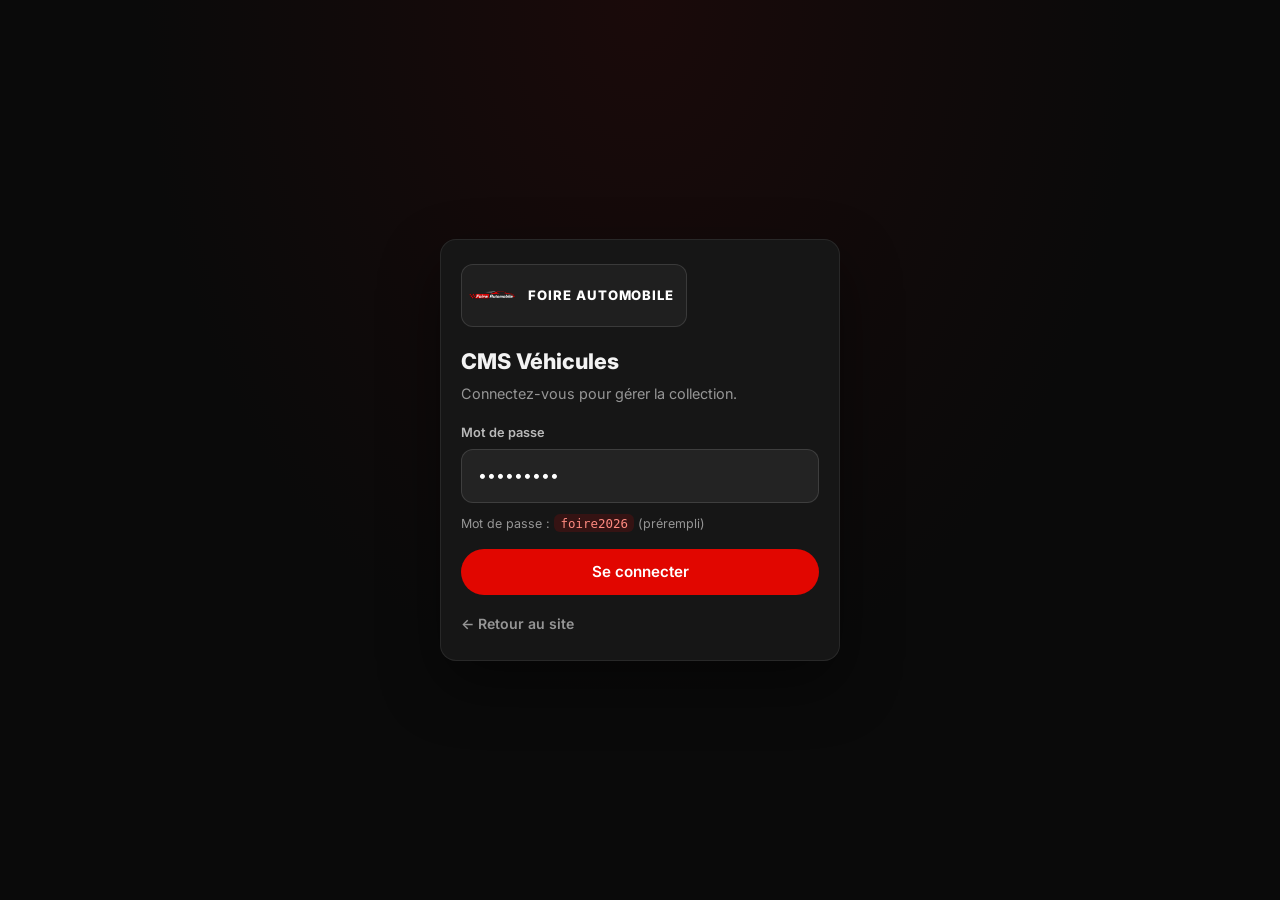
<file: admin/index.html>
<!DOCTYPE html>
<html lang="fr">
<head>
  <meta charset="UTF-8" />
  <meta name="viewport" content="width=device-width, initial-scale=1.0" />
  <title>Admin CMS — Collection véhicules | Foire Automobile</title>
  <link rel="preconnect" href="https://fonts.googleapis.com" />
  <link rel="preconnect" href="https://fonts.gstatic.com" crossorigin />
  <link href="https://fonts.googleapis.com/css2?family=Inter:wght@400;500;600;700;800&display=swap" rel="stylesheet" />
  <link rel="stylesheet" href="../styles.css" />
  <link rel="stylesheet" href="admin.css" />
</head>
<body class="admin-body">
  <!-- Login -->
  <div class="admin-login" id="adminLogin">
    <div class="admin-login__card">
      <div class="admin-login__brand">
        <img src="../logo.svg" alt="" class="admin-login__logo" width="56" height="56" />
        <span class="admin-login__wordmark">FOIRE AUTOMOBILE</span>
      </div>
      <h1>CMS Véhicules</h1>
      <p>Connectez-vous pour gérer la collection.</p>
      <form id="loginForm">
        <label for="adminPassword">Mot de passe</label>
        <input type="password" id="adminPassword" value="foire2026" placeholder="foire2026" required autocomplete="current-password" />
        <p class="admin-login__hint">Mot de passe : <code>foire2026</code> (prérempli)</p>
        <button type="submit" class="btn btn--primary btn--full" id="btnLogin">Se connecter</button>
        <p class="admin-error" id="loginError" hidden>Mot de passe incorrect</p>
      </form>
      <a href="../index.html" class="admin-back">← Retour au site</a>
    </div>
  </div>

  <!-- App -->
  <div class="admin-app" id="adminApp" hidden>
    <header class="admin-header">
      <div class="admin-header__inner">
        <div class="admin-header__top">
          <button type="button" class="admin-header__back" id="navBack" aria-label="Page précédente" title="Retour">
            <svg width="16" height="16" viewBox="0 0 24 24" fill="none" stroke="currentColor" stroke-width="2.5" aria-hidden="true"><path d="M15 18l-6-6 6-6"/></svg>
            <span>Retour</span>
          </button>
          <div class="admin-header__brand">
            <img src="../logo.svg" alt="" width="40" height="40" />
            <div>
              <strong>FOIRE AUTOMOBILE</strong>
              <span>CMS · Collection véhicules</span>
            </div>
          </div>
        </div>
        <div class="admin-header__actions">
          <button type="button" class="btn btn--sm admin-btn-outline" id="btnNavList">Collection</button>
          <button type="button" class="btn btn--sm admin-btn-outline" id="btnNavCats">Catégories</button>
          <a href="../voitures.html" class="btn btn--ghost btn--sm" target="_blank" rel="noopener">Voir le site</a>
          <button type="button" class="btn btn--sm admin-btn-outline" id="btnLogout">Déconnexion</button>
        </div>
      </div>
    </header>

    <main class="admin-main">
      <aside class="admin-sidebar" id="adminSidebar">
        <button type="button" class="btn btn--primary btn--full" id="btnNewVehicle">+ Ajouter un véhicule</button>

        <div class="admin-sidebar__filters">
          <label for="adminPubFilter">Mise en ligne</label>
          <select id="adminPubFilter">
            <option value="all">Tous (en ligne + hors ligne)</option>
            <option value="online">En ligne</option>
            <option value="offline">Hors ligne</option>
          </select>

          <label for="adminBadgeFilter">Choix / mise en avant</label>
          <select id="adminBadgeFilter">
            <option value="all">Tous</option>
            <option value="new">Nouveau</option>
            <option value="bestseller">Les plus vendus</option>
            <option value="promo">Promo</option>
            <option value="featured">Coup de cœur</option>
            <option value="none">Sans badge</option>
          </select>

          <label for="adminCatFilter">Catégorie</label>
          <select id="adminCatFilter">
            <option value="all">Toutes</option>
          </select>

          <label for="adminBrandFilter">Marque</label>
          <select id="adminBrandFilter">
            <option value="all">Toutes</option>
          </select>

          <label for="adminSearch">Recherche</label>
          <input type="search" id="adminSearch" placeholder="Nom, marque…" />
        </div>

        <div class="admin-sidebar__tools">
          <button type="button" class="btn btn--sm btn--full admin-btn-outline" id="btnExport">Exporter JSON</button>
          <label class="btn btn--sm btn--full admin-btn-outline admin-import-label">
            Importer JSON
            <input type="file" id="btnImport" accept="application/json,.json" hidden />
          </label>
          <button type="button" class="btn btn--sm btn--full admin-btn-danger" id="btnReset">Réinitialiser le seed</button>
        </div>

        <p class="admin-sidebar__meta" id="adminMeta">0 véhicule(s)</p>
      </aside>

      <section class="admin-content">
        <!-- Liste -->
        <div id="adminListView">
          <div class="admin-list-header">
            <h1>Collection véhicules</h1>
            <p>Photos uploadées depuis le PC, catégories, mise en ligne et badges. Tout est relié au site public.</p>
          </div>
          <div class="admin-table-wrap">
            <table class="admin-table" id="adminTable">
              <thead>
                <tr>
                  <th>Photo</th>
                  <th>Véhicule</th>
                  <th>Marque</th>
                  <th>Catégories</th>
                  <th>Statut</th>
                  <th>Choix</th>
                  <th>Prix</th>
                  <th></th>
                </tr>
              </thead>
              <tbody id="adminTableBody"></tbody>
            </table>
          </div>
          <p class="admin-empty" id="adminEmpty" hidden>Aucun véhicule. Cliquez sur « Ajouter un véhicule ».</p>
        </div>

        <!-- Catégories -->
        <div id="adminCatsView" hidden>
          <div class="admin-list-header">
            <button type="button" class="admin-link-back" id="btnBackFromCats">← Retour collection</button>
            <h1>Catégories</h1>
            <p>Créez, renommez ou supprimez des catégories. Elles alimentent les filtres du site et du CMS.</p>
          </div>
          <form class="admin-cat-form" id="catCreateForm">
            <input type="text" id="newCatLabel" placeholder="Nom de la nouvelle catégorie" required />
            <button type="submit" class="btn btn--primary btn--sm">Créer</button>
          </form>
          <ul class="admin-cat-list" id="adminCatList"></ul>
          <p class="admin-form-status" id="catStatus" hidden></p>
        </div>

        <!-- Formulaire véhicule -->
        <div id="adminFormView" hidden>
          <div class="admin-form-header">
            <button type="button" class="admin-link-back" id="btnBackList">← Retour à la liste</button>
            <h1 id="formTitle">Nouveau véhicule</h1>
          </div>

          <form class="admin-form" id="vehicleForm">
            <input type="hidden" id="f_previousId" />
            <input type="hidden" id="f_cover" />

            <fieldset>
              <legend>Identité &amp; publication</legend>
              <div class="admin-grid-2">
                <div class="admin-field">
                  <label for="f_name">Nom *</label>
                  <input id="f_name" required placeholder="ex. Toyota Fortuner" />
                </div>
                <div class="admin-field">
                  <label for="f_brand">Marque *</label>
                  <input id="f_brand" required list="brandList" placeholder="ex. Toyota" />
                  <datalist id="brandList"></datalist>
                </div>
                <div class="admin-field">
                  <label for="f_version">Version / finition</label>
                  <input id="f_version" placeholder="ex. 2.8 D-4D Legend" />
                </div>
                <div class="admin-field">
                  <label for="f_id">ID URL (auto si vide)</label>
                  <input id="f_id" placeholder="toyota-fortuner" />
                </div>
                <div class="admin-field">
                  <label for="f_published">Mise en ligne *</label>
                  <select id="f_published">
                    <option value="online">En ligne (visible sur le site)</option>
                    <option value="offline">Hors ligne (masqué)</option>
                  </select>
                </div>
                <div class="admin-field">
                  <label for="f_badge">Choix / mise en avant</label>
                  <select id="f_badge">
                    <option value="none">Aucun</option>
                    <option value="new">Nouveau</option>
                    <option value="bestseller">Les plus vendus</option>
                    <option value="promo">Promo</option>
                    <option value="featured">Coup de cœur</option>
                  </select>
                </div>
              </div>
              <div class="admin-field">
                <span class="admin-label">Catégories * <small>(cochez une ou plusieurs)</small></span>
                <div class="admin-checks" id="f_categories"></div>
                <p class="admin-field-hint">Gérez les catégories via le bouton « Catégories » en haut.</p>
              </div>
            </fieldset>

            <fieldset>
              <legend>Prix &amp; caractéristiques</legend>
              <div class="admin-grid-3">
                <div class="admin-field">
                  <label for="f_price">Prix *</label>
                  <input id="f_price" type="number" min="0" step="1000" required />
                </div>
                <div class="admin-field">
                  <label for="f_year">Année</label>
                  <input id="f_year" type="number" min="1990" max="2035" />
                </div>
                <div class="admin-field">
                  <label for="f_mileage">Kilométrage</label>
                  <input id="f_mileage" type="number" min="0" step="100" />
                </div>
                <div class="admin-field">
                  <label for="f_fuel">Carburant</label>
                  <select id="f_fuel">
                    <option>Diesel</option>
                    <option>Essence</option>
                    <option>Hybride</option>
                    <option>Électrique</option>
                    <option>GPL</option>
                  </select>
                </div>
                <div class="admin-field">
                  <label for="f_transmission">Boîte</label>
                  <select id="f_transmission">
                    <option>Automatique</option>
                    <option>Manuelle</option>
                  </select>
                </div>
                <div class="admin-field">
                  <label for="f_power">Puissance</label>
                  <input id="f_power" placeholder="ex. 190 ch" />
                </div>
                <div class="admin-field">
                  <label for="f_doors">Portes</label>
                  <input id="f_doors" type="number" min="2" max="6" value="4" />
                </div>
                <div class="admin-field">
                  <label for="f_seats">Places</label>
                  <input id="f_seats" type="number" min="2" max="9" value="5" />
                </div>
                <div class="admin-field">
                  <label for="f_color">Couleur</label>
                  <input id="f_color" />
                </div>
                <div class="admin-field">
                  <label for="f_condition">État</label>
                  <select id="f_condition">
                    <option>Excellent</option>
                    <option>Très bon</option>
                    <option>Bon</option>
                    <option>Correct</option>
                  </select>
                </div>
                <div class="admin-field">
                  <label for="f_warranty">Garantie</label>
                  <input id="f_warranty" value="12 mois Foire SN" />
                </div>
                <div class="admin-field">
                  <label for="f_location">Lieu</label>
                  <input id="f_location" value="Foire à Dakar" />
                </div>
              </div>
            </fieldset>

            <fieldset>
              <legend>Textes</legend>
              <div class="admin-field">
                <label for="f_tagline">Accroche</label>
                <input id="f_tagline" placeholder="Courte phrase d'accroche" />
              </div>
              <div class="admin-field">
                <label for="f_description">Description</label>
                <textarea id="f_description" rows="4" placeholder="Description détaillée du véhicule"></textarea>
              </div>
              <div class="admin-grid-2">
                <div class="admin-field">
                  <label for="f_highlights">Points forts <small>(1 par ligne)</small></label>
                  <textarea id="f_highlights" rows="4"></textarea>
                </div>
                <div class="admin-field">
                  <label for="f_equipment">Équipements <small>(1 par ligne)</small></label>
                  <textarea id="f_equipment" rows="4"></textarea>
                </div>
              </div>
              <div class="admin-field">
                <label for="f_specs">Fiche technique <small>(clé : valeur, 1 par ligne)</small></label>
                <textarea id="f_specs" rows="5"></textarea>
              </div>
            </fieldset>

            <fieldset>
              <legend>État (notes)</legend>
              <div class="admin-grid-3">
                <div class="admin-field">
                  <label for="f_cond_ext">Extérieur</label>
                  <textarea id="f_cond_ext" rows="3"></textarea>
                </div>
                <div class="admin-field">
                  <label for="f_cond_int">Intérieur</label>
                  <textarea id="f_cond_int" rows="3"></textarea>
                </div>
                <div class="admin-field">
                  <label for="f_cond_mec">Mécanique</label>
                  <textarea id="f_cond_mec" rows="3"></textarea>
                </div>
              </div>
            </fieldset>

            <fieldset class="admin-photos">
              <legend>Photos — upload depuis le PC</legend>
              <div class="admin-field">
                <label for="f_cover_file">Photo de couverture *</label>
                <input type="file" id="f_cover_file" accept="image/*" />
                <p class="admin-field-hint">JPG, PNG ou WEBP — compressée automatiquement pour le site.</p>
                <div class="admin-preview" id="coverPreview"></div>
                <button type="button" class="btn btn--sm admin-btn-outline" id="btnClearCover" hidden>Retirer la couverture</button>
              </div>
              <div class="admin-field">
                <label for="f_gallery_files">Galerie (plusieurs photos)</label>
                <input type="file" id="f_gallery_files" accept="image/*" multiple />
                <p class="admin-field-hint">
                  Ajoutez des images et cliquez sur <strong>Remplacer la photo</strong> pour changer une image individuellement.
                </p>
                <div class="admin-gallery-grid" id="galleryPreview"></div>
              </div>
            </fieldset>

            <div class="admin-form-actions">
              <button type="submit" class="btn btn--primary">Enregistrer dans la collection</button>
              <button type="button" class="btn admin-btn-outline" id="btnCancelForm">Annuler</button>
              <button type="button" class="btn admin-btn-danger" id="btnDeleteVehicle" hidden>Supprimer</button>
            </div>
            <p class="admin-form-status" id="formStatus" hidden></p>
          </form>
        </div>
      </section>
    </main>
  </div>

  <script src="../data/vehicles.js"></script>
  <script src="../data/cms-store.js"></script>
  <script src="admin.js"></script>
</body>
</html>
</file>
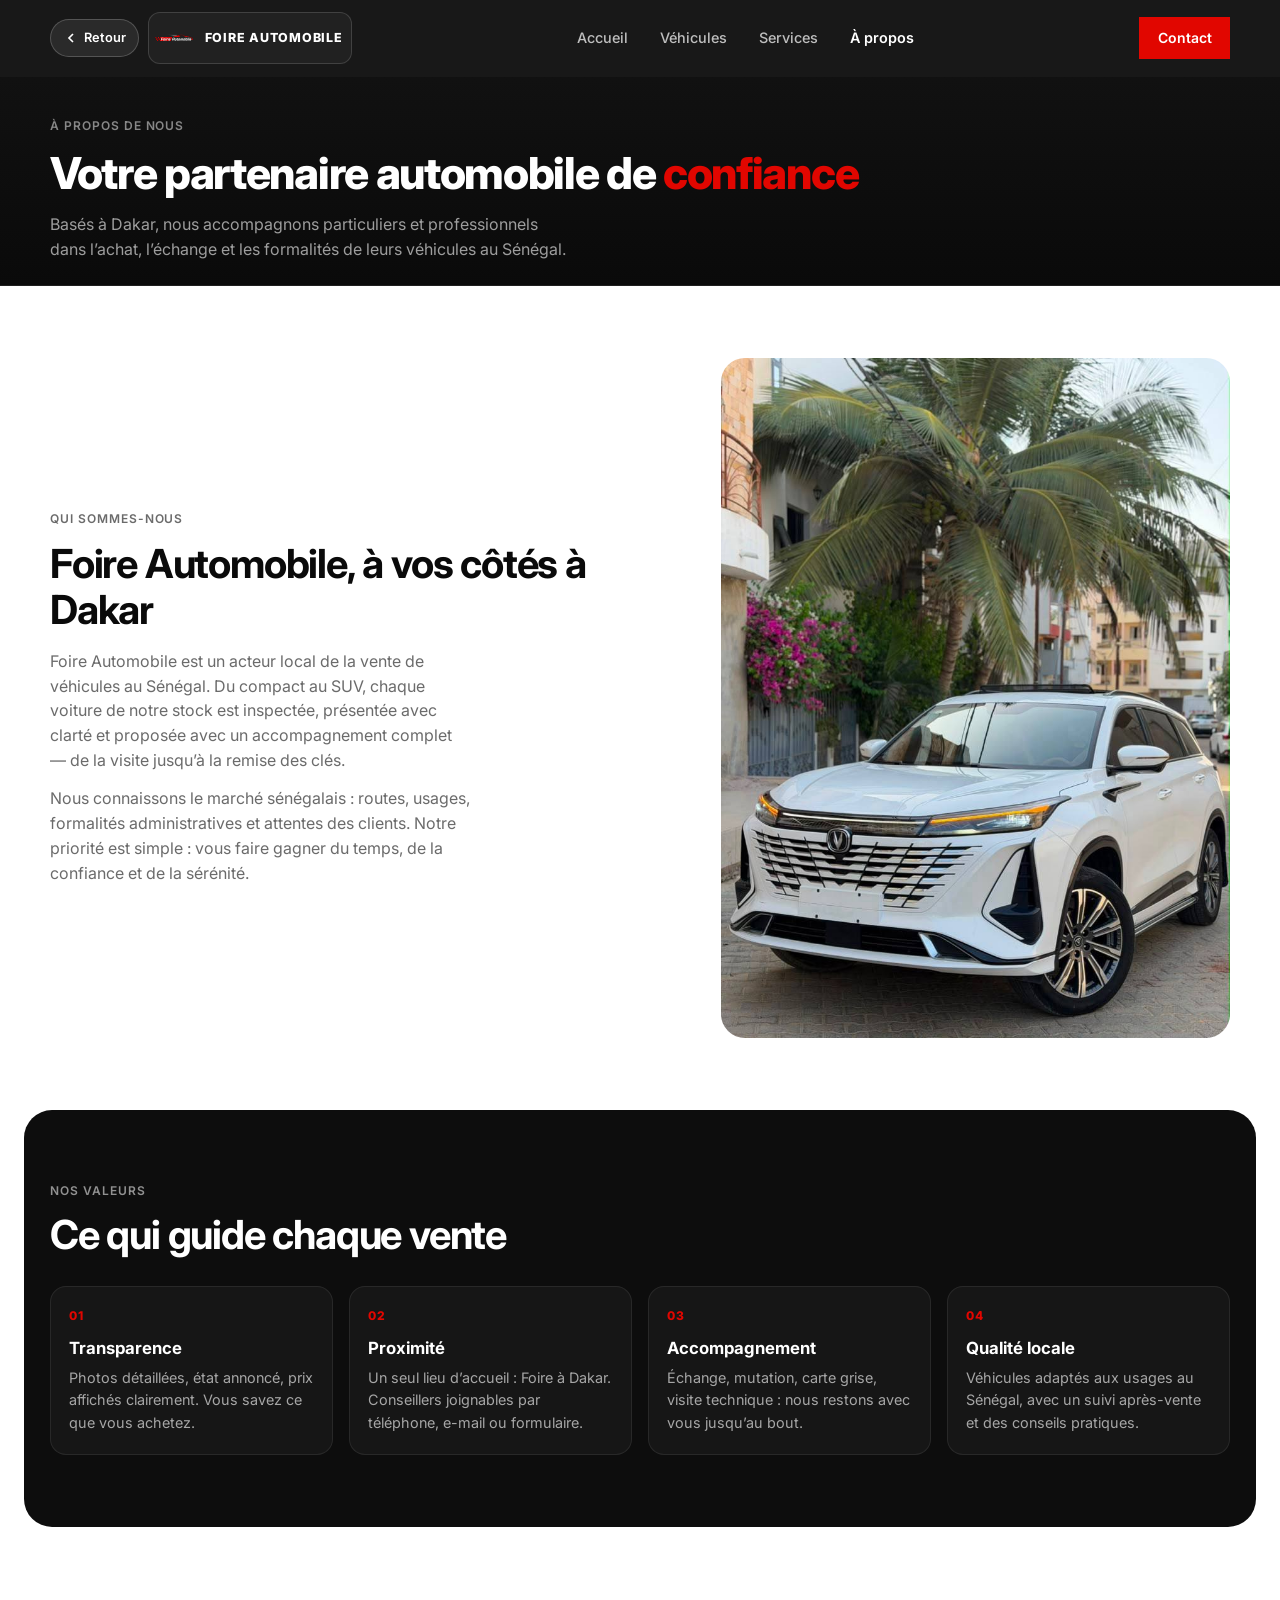
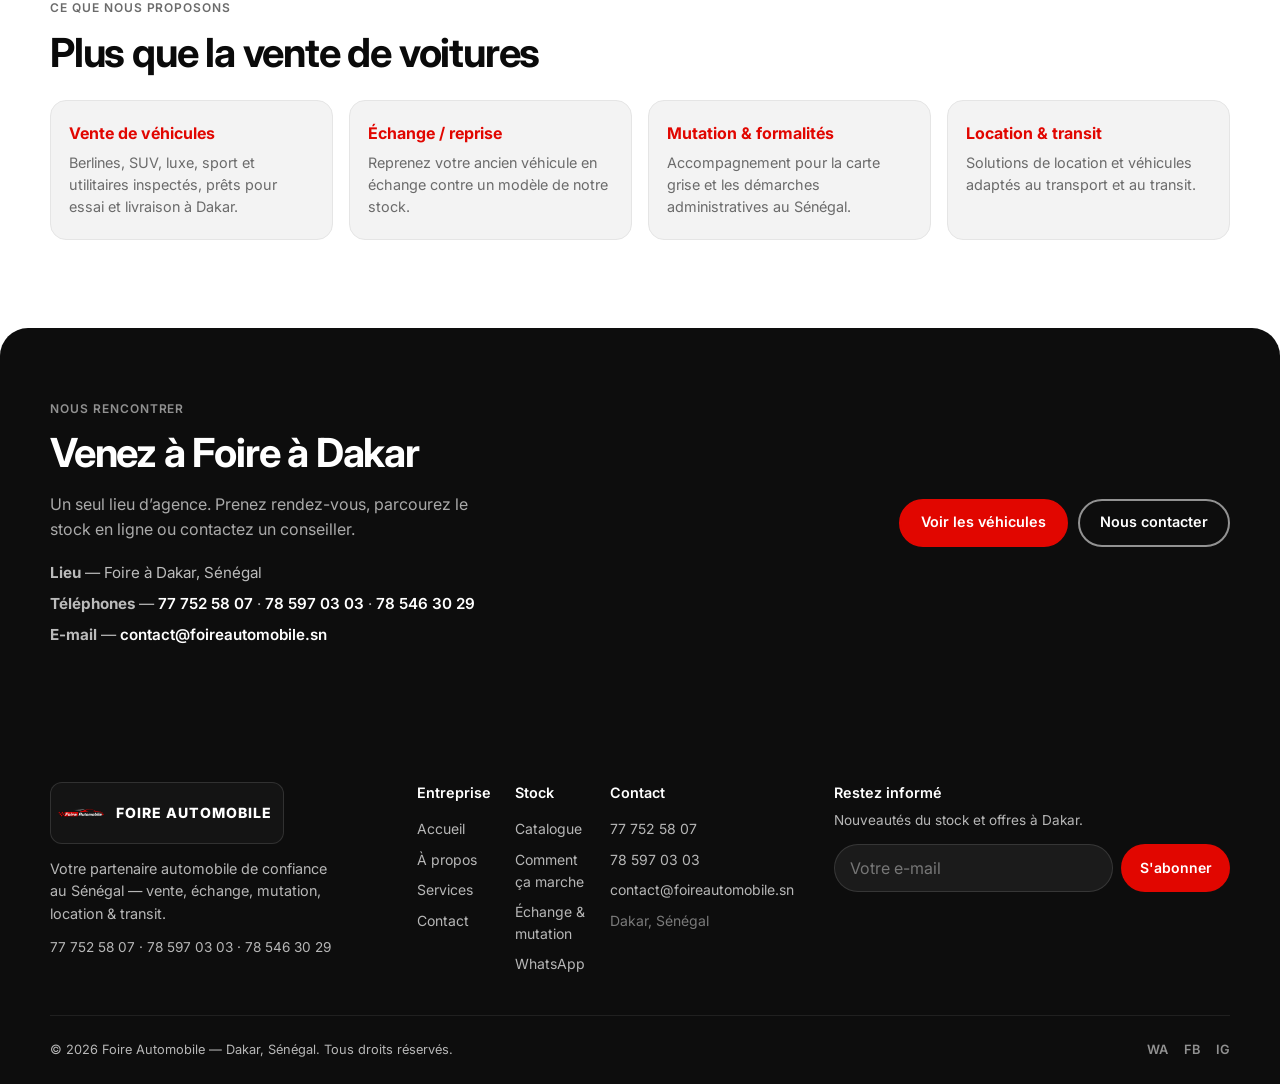
<file: apropos.html>
<!DOCTYPE html>
<html lang="fr">
<head>
  <meta charset="UTF-8" />
  <meta name="viewport" content="width=device-width, initial-scale=1.0" />
  <title>À propos — Foire Automobile | Dakar, Sénégal</title>
  <meta name="description" content="Découvrez Foire Automobile à Dakar : partenaire de confiance pour la vente, l'échange, la mutation, la location et le transit de véhicules au Sénégal." />
  <link rel="preconnect" href="https://fonts.googleapis.com" />
  <link rel="preconnect" href="https://fonts.gstatic.com" crossorigin />
  <link href="https://fonts.googleapis.com/css2?family=Inter:wght@400;500;600;700;800&display=swap" rel="stylesheet" />
  <link rel="stylesheet" href="styles.css" />
</head>
<body>
  <header class="header" id="header">
    <div class="container header__inner">
      <div class="header__start">
        <button type="button" class="nav-back" id="navBack" aria-label="Page précédente" title="Retour">
          <svg width="16" height="16" viewBox="0 0 24 24" fill="none" stroke="currentColor" stroke-width="2.5" aria-hidden="true"><path d="M15 18l-6-6 6-6"/></svg>
          <span>Retour</span>
        </button>
        <a href="index.html" class="logo" aria-label="Foire Automobile accueil">
          <span class="logo__frame">
            <img src="logo.svg" alt="" class="logo__img" width="48" height="48" />
            <span class="logo__text">FOIRE AUTOMOBILE</span>
          </span>
        </a>
      </div>
      <nav class="nav" id="nav" aria-label="Navigation principale">
        <a href="index.html" class="nav__link">Accueil</a>
        <a href="voitures.html" class="nav__link">Véhicules</a>
        <a href="services.html" class="nav__link">Services</a>
        <a href="apropos.html" class="nav__link is-current">À propos</a>
      </nav>
      <div class="header__actions">
        <button type="button" class="btn btn--primary btn--sm btn--nav-contact" id="openContact" data-contact-open>Contact</button>
        <button class="menu-toggle" id="menuToggle" aria-label="Ouvrir le menu" aria-expanded="false">
          <span></span><span></span><span></span>
        </button>
      </div>
    </div>
  </header>

  <main>
    <section class="page-hero">
      <div class="container">
        <p class="section-label">À propos de nous</p>
        <h1 class="page-hero__title">Votre partenaire automobile de <span class="text-accent">confiance</span></h1>
        <p class="page-hero__desc">
          Basés à Dakar, nous accompagnons particuliers et professionnels dans l’achat, l’échange et les formalités de leurs véhicules au Sénégal.
        </p>
      </div>
    </section>

    <section class="about-page">
      <div class="container about-page__intro">
        <div class="about-page__copy">
          <p class="section-label">Qui sommes-nous</p>
          <h2 class="section-title">Foire Automobile, à vos côtés à Dakar</h2>
          <p class="section-desc">
            Foire Automobile est un acteur local de la vente de véhicules au Sénégal. Du compact au SUV, chaque voiture de notre stock est inspectée, présentée avec clarté et proposée avec un accompagnement complet — de la visite jusqu’à la remise des clés.
          </p>
          <p class="section-desc">
            Nous connaissons le marché sénégalais : routes, usages, formalités administratives et attentes des clients. Notre priorité est simple : vous faire gagner du temps, de la confiance et de la sérénité.
          </p>
        </div>
        <div class="about-page__visual">
          <img
            src="how-bg.jpg"
            alt="Véhicule Foire Automobile à Dakar"
            width="640"
            height="420"
            loading="lazy"
          />
        </div>
      </div>
    </section>

    <section class="about-page about-page--dark">
      <div class="container">
        <p class="section-label section-label--light">Nos valeurs</p>
        <h2 class="section-title section-title--light">Ce qui guide chaque vente</h2>
        <div class="about-values">
          <article class="about-values__card">
            <span class="about-values__num" aria-hidden="true">01</span>
            <h3>Transparence</h3>
            <p>Photos détaillées, état annoncé, prix affichés clairement. Vous savez ce que vous achetez.</p>
          </article>
          <article class="about-values__card">
            <span class="about-values__num" aria-hidden="true">02</span>
            <h3>Proximité</h3>
            <p>Un seul lieu d’accueil : Foire à Dakar. Conseillers joignables par téléphone, e-mail ou formulaire.</p>
          </article>
          <article class="about-values__card">
            <span class="about-values__num" aria-hidden="true">03</span>
            <h3>Accompagnement</h3>
            <p>Échange, mutation, carte grise, visite technique : nous restons avec vous jusqu’au bout.</p>
          </article>
          <article class="about-values__card">
            <span class="about-values__num" aria-hidden="true">04</span>
            <h3>Qualité locale</h3>
            <p>Véhicules adaptés aux usages au Sénégal, avec un suivi après-vente et des conseils pratiques.</p>
          </article>
        </div>
      </div>
    </section>

    <section class="about-page">
      <div class="container">
        <p class="section-label">Ce que nous proposons</p>
        <h2 class="section-title">Plus que la vente de voitures</h2>
        <div class="about-offers">
          <article class="about-offers__item">
            <h3>Vente de véhicules</h3>
            <p>Berlines, SUV, luxe, sport et utilitaires inspectés, prêts pour essai et livraison à Dakar.</p>
          </article>
          <article class="about-offers__item">
            <h3>Échange / reprise</h3>
            <p>Reprenez votre ancien véhicule en échange contre un modèle de notre stock.</p>
          </article>
          <article class="about-offers__item">
            <h3>Mutation &amp; formalités</h3>
            <p>Accompagnement pour la carte grise et les démarches administratives au Sénégal.</p>
          </article>
          <article class="about-offers__item">
            <h3>Location &amp; transit</h3>
            <p>Solutions de location et véhicules adaptés au transport et au transit.</p>
          </article>
        </div>
      </div>
    </section>

    <section class="about-page about-page--cta">
      <div class="container about-page__cta-inner">
        <div>
          <p class="section-label section-label--light">Nous rencontrer</p>
          <h2 class="section-title section-title--light">Venez à Foire à Dakar</h2>
          <p class="section-desc section-desc--light">
            Un seul lieu d’agence. Prenez rendez-vous, parcourez le stock en ligne ou contactez un conseiller.
          </p>
          <ul class="about-contact-list">
            <li><strong>Lieu</strong> — Foire à Dakar, Sénégal</li>
            <li><strong>Téléphones</strong> — <a href="tel:+221777525807">77 752 58 07</a> · <a href="tel:+221785970303">78 597 03 03</a> · <a href="tel:+221785463029">78 546 30 29</a></li>
            <li><strong>E-mail</strong> — <a href="mailto:contact@foireautomobile.sn">contact@foireautomobile.sn</a></li>
          </ul>
        </div>
        <div class="about-page__cta-actions">
          <a href="voitures.html" class="btn btn--primary">Voir les véhicules</a>
          <button type="button" class="btn btn--about" data-contact-open>Nous contacter</button>
        </div>
      </div>
    </section>
  </main>

  <footer class="footer" id="footer">
    <div class="container">
      <div class="footer__top">
        <div class="footer__brand">
          <a href="index.html" class="logo logo--footer" aria-label="Foire Automobile">
            <span class="logo__frame">
              <img src="logo.svg" alt="" class="logo__img logo__img--footer" width="56" height="56" />
              <span class="logo__text">FOIRE AUTOMOBILE</span>
            </span>
          </a>
          <p>Votre partenaire automobile de confiance au Sénégal — vente, échange, mutation, location &amp; transit.</p>
          <p class="footer__phones">
            <a href="tel:+221777525807">77 752 58 07</a> ·
            <a href="tel:+221785970303">78 597 03 03</a> ·
            <a href="tel:+221785463029">78 546 30 29</a>
          </p>
        </div>
        <div class="footer__cols">
          <div class="footer__col">
            <h4>Entreprise</h4>
            <a href="index.html">Accueil</a>
            <a href="apropos.html">À propos</a>
            <a href="services.html">Services</a>
            <a href="index.html#contact">Contact</a>
          </div>
          <div class="footer__col">
            <h4>Stock</h4>
            <a href="voitures.html">Catalogue</a>
            <a href="index.html#comment">Comment ça marche</a>
            <a href="index.html#services">Échange &amp; mutation</a>
            <a href="https://wa.me/221777525807" target="_blank" rel="noopener">WhatsApp</a>
          </div>
          <div class="footer__col">
            <h4>Contact</h4>
            <a href="tel:+221777525807">77 752 58 07</a>
            <a href="tel:+221785970303">78 597 03 03</a>
            <a href="mailto:contact@foireautomobile.sn">contact@foireautomobile.sn</a>
            <span class="footer__muted">Dakar, Sénégal</span>
          </div>
        </div>
        <form class="footer__newsletter" id="newsletter">
          <h4>Restez informé</h4>
          <p>Nouveautés du stock et offres à Dakar.</p>
          <div class="footer__newsletter-row">
            <input type="email" placeholder="Votre e-mail" required aria-label="Adresse e-mail" />
            <button type="submit" class="btn btn--primary btn--sm">S'abonner</button>
          </div>
        </form>
      </div>
      <div class="footer__bottom">
        <p>© 2026 Foire Automobile — Dakar, Sénégal. Tous droits réservés.</p>
        <div class="footer__social">
          <a href="https://wa.me/221777525807" aria-label="WhatsApp" target="_blank" rel="noopener">WA</a>
          <a href="#" aria-label="Facebook">FB</a>
          <a href="#" aria-label="Instagram">IG</a>
        </div>
      </div>
    </div>
  </footer>

  <script src="data/vehicles.js"></script>
  <script src="data/cms-store.js"></script>
  <script src="script.js"></script>
</body>
</html>
</file>
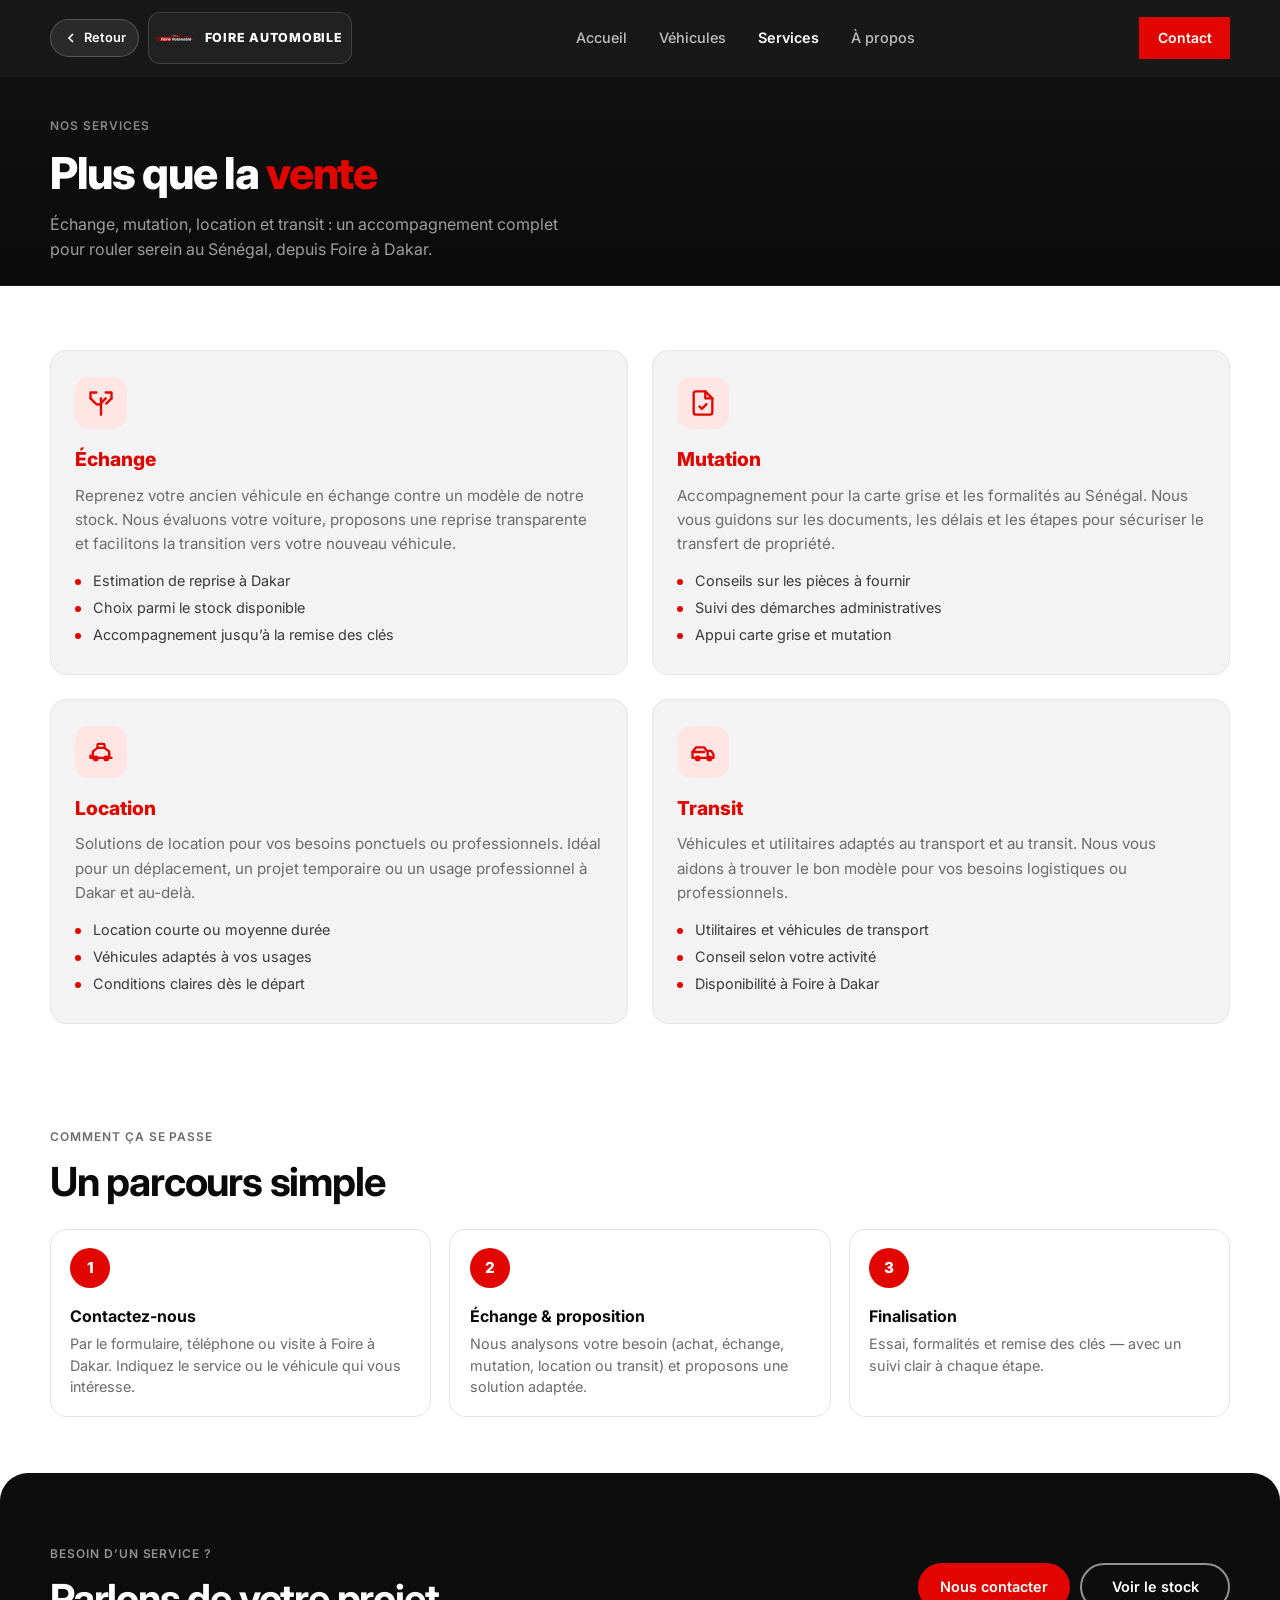
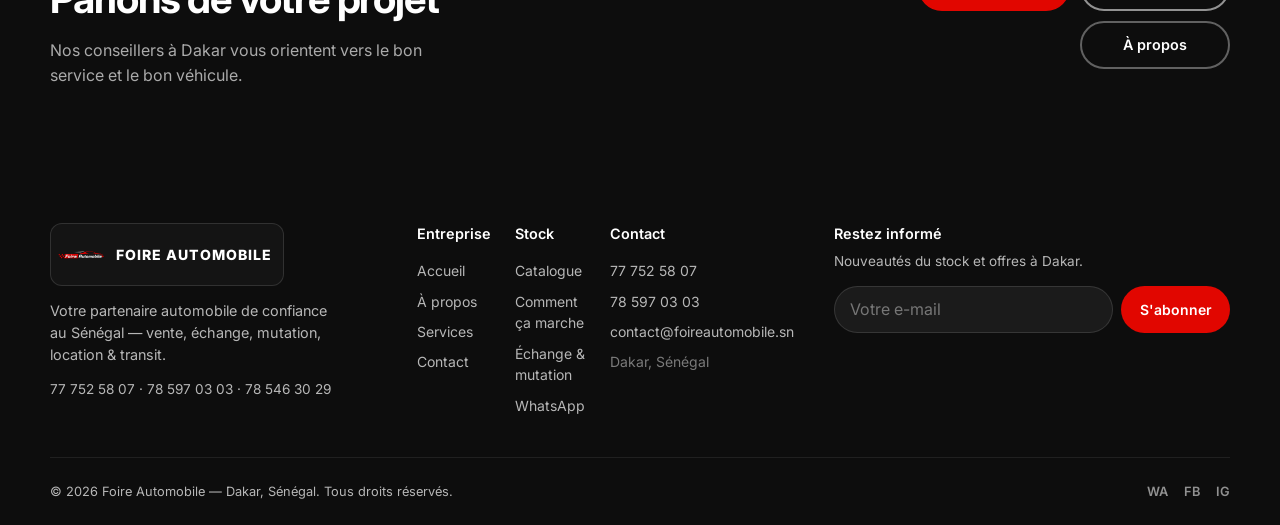
<file: services.html>
<!DOCTYPE html>
<html lang="fr">
<head>
  <meta charset="UTF-8" />
  <meta name="viewport" content="width=device-width, initial-scale=1.0" />
  <title>Nos services — Foire Automobile | Dakar</title>
  <meta name="description" content="Services Foire Automobile à Dakar : échange, mutation, location et transit de véhicules. Accompagnement complet au Sénégal." />
  <link rel="preconnect" href="https://fonts.googleapis.com" />
  <link rel="preconnect" href="https://fonts.gstatic.com" crossorigin />
  <link href="https://fonts.googleapis.com/css2?family=Inter:wght@400;500;600;700;800&display=swap" rel="stylesheet" />
  <link rel="stylesheet" href="styles.css" />
</head>
<body>
  <header class="header" id="header">
    <div class="container header__inner">
      <div class="header__start">
        <button type="button" class="nav-back" id="navBack" aria-label="Page précédente" title="Retour">
          <svg width="16" height="16" viewBox="0 0 24 24" fill="none" stroke="currentColor" stroke-width="2.5" aria-hidden="true"><path d="M15 18l-6-6 6-6"/></svg>
          <span>Retour</span>
        </button>
        <a href="index.html" class="logo" aria-label="Foire Automobile accueil">
          <span class="logo__frame">
            <img src="logo.svg" alt="" class="logo__img" width="48" height="48" />
            <span class="logo__text">FOIRE AUTOMOBILE</span>
          </span>
        </a>
      </div>
      <nav class="nav" id="nav" aria-label="Navigation principale">
        <a href="index.html" class="nav__link">Accueil</a>
        <a href="voitures.html" class="nav__link">Véhicules</a>
        <a href="services.html" class="nav__link is-current">Services</a>
        <a href="apropos.html" class="nav__link">À propos</a>
      </nav>
      <div class="header__actions">
        <button type="button" class="btn btn--primary btn--sm btn--nav-contact" id="openContact" data-contact-open>Contact</button>
        <button class="menu-toggle" id="menuToggle" aria-label="Ouvrir le menu" aria-expanded="false">
          <span></span><span></span><span></span>
        </button>
      </div>
    </div>
  </header>

  <main>
    <section class="page-hero">
      <div class="container">
        <p class="section-label">Nos services</p>
        <h1 class="page-hero__title">Plus que la <span class="text-accent">vente</span></h1>
        <p class="page-hero__desc">
          Échange, mutation, location et transit : un accompagnement complet pour rouler serein au Sénégal, depuis Foire à Dakar.
        </p>
      </div>
    </section>

    <section class="services-page">
      <div class="container">
        <div class="services-page__grid">
          <article class="services-page__card" id="echange">
            <span class="services-page__icon" aria-hidden="true">
              <svg width="28" height="28" viewBox="0 0 24 24" fill="none" stroke="currentColor" stroke-width="2" stroke-linecap="round" stroke-linejoin="round"><path d="M16 3h5v5"/><path d="M8 3H3v5"/><path d="M12 22V8"/><path d="M3 8l4.5 4.5a3 3 0 004.2 0L16 8"/><path d="M21 8l-4.5 4.5"/></svg>
            </span>
            <h2>Échange</h2>
            <p>
              Reprenez votre ancien véhicule en échange contre un modèle de notre stock. Nous évaluons votre voiture, proposons une reprise transparente et facilitons la transition vers votre nouveau véhicule.
            </p>
            <ul class="services-page__list">
              <li>Estimation de reprise à Dakar</li>
              <li>Choix parmi le stock disponible</li>
              <li>Accompagnement jusqu’à la remise des clés</li>
            </ul>
          </article>

          <article class="services-page__card" id="mutation">
            <span class="services-page__icon" aria-hidden="true">
              <svg width="28" height="28" viewBox="0 0 24 24" fill="none" stroke="currentColor" stroke-width="2" stroke-linecap="round" stroke-linejoin="round"><path d="M14 2H6a2 2 0 00-2 2v16a2 2 0 002 2h12a2 2 0 002-2V8z"/><path d="M14 2v6h6"/><path d="M9 15l2 2 4-4"/></svg>
            </span>
            <h2>Mutation</h2>
            <p>
              Accompagnement pour la carte grise et les formalités au Sénégal. Nous vous guidons sur les documents, les délais et les étapes pour sécuriser le transfert de propriété.
            </p>
            <ul class="services-page__list">
              <li>Conseils sur les pièces à fournir</li>
              <li>Suivi des démarches administratives</li>
              <li>Appui carte grise et mutation</li>
            </ul>
          </article>

          <article class="services-page__card" id="location">
            <span class="services-page__icon" aria-hidden="true">
              <svg width="28" height="28" viewBox="0 0 24 24" fill="none" stroke="currentColor" stroke-width="2" stroke-linecap="round" stroke-linejoin="round"><path d="M5 17h14v-5a1 1 0 00-.4-.8l-3.6-2.7H9L5.4 11.2A1 1 0 005 12v5z"/><path d="M5 17H3v-2"/><path d="M21 17h-2v-2"/><circle cx="7.5" cy="17.5" r="1.5"/><circle cx="16.5" cy="17.5" r="1.5"/><path d="M9 8.5V6a1 1 0 011-1h4a1 1 0 011 1v2.5"/></svg>
            </span>
            <h2>Location</h2>
            <p>
              Solutions de location pour vos besoins ponctuels ou professionnels. Idéal pour un déplacement, un projet temporaire ou un usage professionnel à Dakar et au-delà.
            </p>
            <ul class="services-page__list">
              <li>Location courte ou moyenne durée</li>
              <li>Véhicules adaptés à vos usages</li>
              <li>Conditions claires dès le départ</li>
            </ul>
          </article>

          <article class="services-page__card" id="transit">
            <span class="services-page__icon" aria-hidden="true">
              <svg width="28" height="28" viewBox="0 0 24 24" fill="none" stroke="currentColor" stroke-width="2" stroke-linecap="round" stroke-linejoin="round"><path d="M3 17h13v-5l-3-4H6l-3 4v5z"/><path d="M16 17h5v-3l-2-3h-3"/><circle cx="7.5" cy="17.5" r="1.5"/><circle cx="17.5" cy="17.5" r="1.5"/><path d="M3 12h10"/></svg>
            </span>
            <h2>Transit</h2>
            <p>
              Véhicules et utilitaires adaptés au transport et au transit. Nous vous aidons à trouver le bon modèle pour vos besoins logistiques ou professionnels.
            </p>
            <ul class="services-page__list">
              <li>Utilitaires et véhicules de transport</li>
              <li>Conseil selon votre activité</li>
              <li>Disponibilité à Foire à Dakar</li>
            </ul>
          </article>
        </div>
      </div>
    </section>

    <section class="services-page services-page--steps">
      <div class="container">
        <p class="section-label">Comment ça se passe</p>
        <h2 class="section-title">Un parcours simple</h2>
        <ol class="services-steps">
          <li>
            <span class="services-steps__num">1</span>
            <div>
              <h3>Contactez-nous</h3>
              <p>Par le formulaire, téléphone ou visite à Foire à Dakar. Indiquez le service ou le véhicule qui vous intéresse.</p>
            </div>
          </li>
          <li>
            <span class="services-steps__num">2</span>
            <div>
              <h3>Échange &amp; proposition</h3>
              <p>Nous analysons votre besoin (achat, échange, mutation, location ou transit) et proposons une solution adaptée.</p>
            </div>
          </li>
          <li>
            <span class="services-steps__num">3</span>
            <div>
              <h3>Finalisation</h3>
              <p>Essai, formalités et remise des clés — avec un suivi clair à chaque étape.</p>
            </div>
          </li>
        </ol>
      </div>
    </section>

    <section class="about-page about-page--cta">
      <div class="container about-page__cta-inner">
        <div>
          <p class="section-label section-label--light">Besoin d’un service ?</p>
          <h2 class="section-title section-title--light">Parlons de votre projet</h2>
          <p class="section-desc section-desc--light">
            Nos conseillers à Dakar vous orientent vers le bon service et le bon véhicule.
          </p>
        </div>
        <div class="about-page__cta-actions">
          <button type="button" class="btn btn--primary" data-contact-open>Nous contacter</button>
          <a href="voitures.html" class="btn btn--about">Voir le stock</a>
          <a href="apropos.html" class="btn btn--ghost">À propos</a>
        </div>
      </div>
    </section>
  </main>

  <footer class="footer" id="footer">
    <div class="container">
      <div class="footer__top">
        <div class="footer__brand">
          <a href="index.html" class="logo logo--footer" aria-label="Foire Automobile">
            <span class="logo__frame">
              <img src="logo.svg" alt="" class="logo__img logo__img--footer" width="56" height="56" />
              <span class="logo__text">FOIRE AUTOMOBILE</span>
            </span>
          </a>
          <p>Votre partenaire automobile de confiance au Sénégal — vente, échange, mutation, location &amp; transit.</p>
          <p class="footer__phones">
            <a href="tel:+221777525807">77 752 58 07</a> ·
            <a href="tel:+221785970303">78 597 03 03</a> ·
            <a href="tel:+221785463029">78 546 30 29</a>
          </p>
        </div>
        <div class="footer__cols">
          <div class="footer__col">
            <h4>Entreprise</h4>
            <a href="index.html">Accueil</a>
            <a href="apropos.html">À propos</a>
            <a href="services.html">Services</a>
            <a href="index.html#contact">Contact</a>
          </div>
          <div class="footer__col">
            <h4>Stock</h4>
            <a href="voitures.html">Catalogue</a>
            <a href="index.html#comment">Comment ça marche</a>
            <a href="services.html#echange">Échange &amp; mutation</a>
            <a href="https://wa.me/221777525807" target="_blank" rel="noopener">WhatsApp</a>
          </div>
          <div class="footer__col">
            <h4>Contact</h4>
            <a href="tel:+221777525807">77 752 58 07</a>
            <a href="tel:+221785970303">78 597 03 03</a>
            <a href="mailto:contact@foireautomobile.sn">contact@foireautomobile.sn</a>
            <span class="footer__muted">Dakar, Sénégal</span>
          </div>
        </div>
        <form class="footer__newsletter" id="newsletter">
          <h4>Restez informé</h4>
          <p>Nouveautés du stock et offres à Dakar.</p>
          <div class="footer__newsletter-row">
            <input type="email" placeholder="Votre e-mail" required aria-label="Adresse e-mail" />
            <button type="submit" class="btn btn--primary btn--sm">S'abonner</button>
          </div>
        </form>
      </div>
      <div class="footer__bottom">
        <p>© 2026 Foire Automobile — Dakar, Sénégal. Tous droits réservés.</p>
        <div class="footer__social">
          <a href="https://wa.me/221777525807" aria-label="WhatsApp" target="_blank" rel="noopener">WA</a>
          <a href="#" aria-label="Facebook">FB</a>
          <a href="#" aria-label="Instagram">IG</a>
        </div>
      </div>
    </div>
  </footer>

  <script src="data/vehicles.js"></script>
  <script src="data/cms-store.js"></script>
  <script src="script.js"></script>
</body>
</html>
</file>
<file: styles.css>
/* ===== Foire — Landing (rouge & noir) ===== */
:root {
  --accent: #e10600;
  --accent-hover: #c00500;
  --accent-soft: #ffe5e3;
  --black: #0a0a0a;
  --dark: #0d0d0d;
  --dark-card: #141414;
  --gray-900: #1a1a1a;
  --gray-700: #3a3a3a;
  --gray-500: #6b6b6b;
  --gray-400: #8a8a8a;
  --gray-200: #e5e5e5;
  --gray-100: #f3f3f3;
  --white: #ffffff;
  --hero-bg: #1a1a1a;
  --hero-bg-2: #0d0d0d;
  --radius-sm: 10px;
  --radius-md: 16px;
  --radius-lg: 24px;
  --radius-xl: 28px;
  --shadow-sm: 0 4px 16px rgba(0, 0, 0, 0.08);
  --shadow-md: 0 12px 40px rgba(0, 0, 0, 0.16);
  --shadow-lg: 0 24px 60px rgba(0, 0, 0, 0.28);
  --font: "Inter", system-ui, -apple-system, sans-serif;
  --container: 1180px;
  --header-h: 76px;
}

*,
*::before,
*::after {
  box-sizing: border-box;
  margin: 0;
  padding: 0;
}

html {
  scroll-behavior: smooth;
}

body {
  font-family: var(--font);
  color: var(--black);
  background: var(--white);
  line-height: 1.55;
  -webkit-font-smoothing: antialiased;
  overflow-x: hidden;
}

img {
  max-width: 100%;
  height: auto;
  display: block;
}

a {
  color: inherit;
  text-decoration: none;
}

button,
input,
select {
  font: inherit;
}

.container {
  width: min(100% - 2.5rem, var(--container));
  margin-inline: auto;
}

/* Bouton retour — intégré au header, pas flottant */
.nav-back {
  position: static;
  display: inline-flex;
  align-items: center;
  justify-content: center;
  gap: 0.3rem;
  flex-shrink: 0;
  padding: 0.5rem 0.75rem;
  border-radius: 999px;
  border: 1.5px solid rgba(255, 255, 255, 0.2);
  background: rgba(255, 255, 255, 0.08);
  color: var(--white);
  font: inherit;
  font-size: 0.8rem;
  font-weight: 600;
  cursor: pointer;
  box-shadow: none;
  transition: background 0.2s, border-color 0.2s, color 0.2s;
  z-index: auto;
  top: auto;
  left: auto;
  bottom: auto;
}

.nav-back:hover {
  background: var(--accent);
  color: var(--white);
  border-color: var(--accent);
  transform: none;
}

.nav-back svg {
  flex-shrink: 0;
}

.header__start {
  display: flex;
  align-items: center;
  gap: 0.55rem;
  min-width: 0;
}

@media (max-width: 480px) {
  .nav-back span {
    position: absolute;
    width: 1px;
    height: 1px;
    padding: 0;
    margin: -1px;
    overflow: hidden;
    clip: rect(0, 0, 0, 0);
    border: 0;
  }

  .nav-back {
    width: 40px;
    height: 40px;
    padding: 0;
  }

  .logo__frame {
    gap: 0.45rem;
    padding: 0.25rem 0.4rem 0.25rem 0.25rem;
  }

  .logo__img {
    height: 34px;
    max-width: 40px;
  }

  .logo__text {
    font-size: 0.62rem;
    letter-spacing: 0.04em;
  }
}

/* ===== Buttons ===== */
.btn {
  display: inline-flex;
  align-items: center;
  justify-content: center;
  gap: 0.5rem;
  padding: 0.85rem 1.4rem;
  border-radius: 999px;
  font-weight: 600;
  font-size: 0.95rem;
  border: none;
  cursor: pointer;
  transition: transform 0.15s ease, background 0.2s ease, box-shadow 0.2s ease;
  white-space: nowrap;
}

.btn:hover {
  transform: translateY(-1px);
}

.btn:active {
  transform: translateY(0);
}

.btn--primary {
  background: var(--accent);
  color: var(--white);
}

.btn--primary:hover {
  background: var(--accent-hover);
  box-shadow: 0 8px 24px rgba(225, 6, 0, 0.4);
}

.btn--ghost {
  background: transparent;
  color: var(--white);
  border: 1.5px solid rgba(255, 255, 255, 0.28);
}

.btn--ghost:hover {
  background: rgba(255, 255, 255, 0.08);
  border-color: rgba(255, 255, 255, 0.45);
}

.btn--dark {
  background: var(--black);
  color: var(--white);
}

.btn--dark:hover {
  background: #2a2a2a;
  box-shadow: 0 8px 24px rgba(0, 0, 0, 0.25);
}

.btn--sm {
  padding: 0.65rem 1.15rem;
  font-size: 0.875rem;
}

/* Bouton Contact navbar — coins non arrondis */
.header__actions .btn--nav-contact,
.btn--nav-contact {
  border-radius: 0;
}

.btn--full {
  width: 100%;
}

/* ===== Logo + wordmark ===== */
.logo {
  display: inline-flex;
  align-items: center;
  gap: 0.65rem;
  line-height: 1.1;
  text-decoration: none;
  color: var(--white);
  min-width: 0;
}

.logo__frame {
  display: inline-flex;
  align-items: center;
  gap: 0.65rem;
  padding: 0.3rem 0.55rem 0.3rem 0.35rem;
  border: 1px solid rgba(255, 255, 255, 0.14);
  border-radius: 12px;
  background: rgba(255, 255, 255, 0.04);
  max-width: 100%;
}

.logo__img {
  height: 40px;
  width: auto;
  max-width: 48px;
  object-fit: contain;
  object-position: center;
  border-radius: 6px;
  flex-shrink: 0;
  display: block;
}

.logo__text {
  font-size: 0.78rem;
  font-weight: 800;
  letter-spacing: 0.06em;
  text-transform: uppercase;
  color: var(--white);
  white-space: nowrap;
  line-height: 1.15;
}

.logo--footer .logo__frame {
  border-color: rgba(255, 255, 255, 0.12);
  background: rgba(255, 255, 255, 0.03);
  padding: 0.4rem 0.7rem 0.4rem 0.4rem;
}

.logo__img--footer {
  height: 48px;
  max-width: 56px;
}

.logo--footer .logo__text {
  font-size: 0.88rem;
  letter-spacing: 0.07em;
}

/* ===== Header ===== */
.header {
  position: sticky;
  top: 0;
  z-index: 100;
  background: rgba(10, 10, 10, 0.94);
  backdrop-filter: blur(12px);
  border-bottom: 1px solid transparent;
  transition: border-color 0.2s, box-shadow 0.2s;
}

.header.is-scrolled {
  border-bottom-color: rgba(255, 255, 255, 0.08);
  box-shadow: 0 4px 24px rgba(0, 0, 0, 0.35);
}

.header__inner {
  display: flex;
  align-items: center;
  justify-content: space-between;
  height: var(--header-h);
  gap: 0.75rem;
}

.nav {
  display: flex;
  align-items: center;
  gap: 2rem;
}

.nav__link {
  font-size: 0.9rem;
  font-weight: 500;
  color: rgba(255, 255, 255, 0.72);
  transition: color 0.15s;
}

.nav__link:hover {
  color: var(--white);
}

.header__actions {
  display: flex;
  align-items: center;
  gap: 0.75rem;
}

.menu-toggle {
  display: none;
  flex-direction: column;
  justify-content: center;
  gap: 5px;
  width: 40px;
  height: 40px;
  border: none;
  background: transparent;
  cursor: pointer;
  padding: 8px;
}

.menu-toggle span {
  display: block;
  height: 2px;
  width: 100%;
  background: var(--white);
  border-radius: 2px;
  transition: transform 0.2s, opacity 0.2s;
}

.menu-toggle[aria-expanded="true"] span:nth-child(1) {
  transform: translateY(7px) rotate(45deg);
}

.menu-toggle[aria-expanded="true"] span:nth-child(2) {
  opacity: 0;
}

.menu-toggle[aria-expanded="true"] span:nth-child(3) {
  transform: translateY(-7px) rotate(-45deg);
}

/* ===== Section helpers ===== */
.section-label {
  font-size: 0.75rem;
  font-weight: 600;
  letter-spacing: 0.08em;
  text-transform: uppercase;
  color: var(--gray-500);
  margin-bottom: 0.75rem;
}

.section-label--light {
  color: rgba(255, 255, 255, 0.55);
}

.section-title {
  font-size: clamp(1.75rem, 3.5vw, 2.5rem);
  font-weight: 700;
  letter-spacing: -0.03em;
  line-height: 1.15;
  color: var(--black);
}

.section-title--light {
  color: var(--white);
}

.section-desc {
  margin-top: 1rem;
  color: var(--gray-500);
  font-size: 1rem;
  max-width: 42ch;
}

.section-desc--light {
  color: rgba(255, 255, 255, 0.65);
}

.text-accent {
  color: var(--accent);
}

.link-arrow {
  display: inline-flex;
  align-items: center;
  gap: 0.4rem;
  margin-top: 1.5rem;
  font-weight: 600;
  font-size: 0.95rem;
  color: var(--black);
  transition: gap 0.2s;
}

.link-arrow:hover {
  gap: 0.65rem;
}

.link-arrow--light {
  color: var(--white);
}

/* ===== Hero — maquette plein viewport ===== */
.hero {
  padding: 0;
  width: 100%;
}

.hero__card {
  position: relative;
  display: block;
  width: 100%;
  min-height: calc(100vh - var(--header-h));
  min-height: calc(100dvh - var(--header-h));
  max-height: none;
  border-radius: 0;
  overflow: hidden;
  background: #000;
  border: none;
}

.hero__visual {
  position: absolute;
  inset: 0;
  z-index: 1;
}

.hero__img {
  width: 100%;
  height: 100%;
  object-fit: cover;
  object-position: center center;
  display: block;
}

/* Pas de calque sur la photo hero */
.hero__card::after {
  display: none;
}

.hero__content {
  position: absolute;
  left: 0;
  right: 0;
  bottom: 0;
  z-index: 3;
  padding: 1.5rem clamp(1.25rem, 4vw, 3rem) clamp(1.75rem, 4vw, 2.75rem);
  max-width: none;
  display: flex;
  justify-content: center;
}

/* Boutons hero — un rouge, un blanc */
.hero .btn--primary {
  background: var(--accent);
  color: #ffffff;
  border: 2px solid var(--accent);
  box-shadow: 0 4px 20px rgba(225, 6, 0, 0.4);
}

.hero .btn--primary:hover {
  background: var(--accent-hover);
  border-color: var(--accent-hover);
  box-shadow: 0 8px 28px rgba(225, 6, 0, 0.5);
}

.hero .btn--ghost {
  background: #ffffff;
  color: #0a0a0a;
  border: 2px solid #ffffff;
  box-shadow: 0 4px 20px rgba(0, 0, 0, 0.35);
}

.hero .btn--ghost:hover {
  background: #f0f0f0;
  border-color: #f0f0f0;
  color: #0a0a0a;
}

.hero__title {
  font-size: clamp(2rem, 4.2vw, 3.15rem);
  font-weight: 800;
  letter-spacing: -0.035em;
  line-height: 1.08;
  color: var(--white);
}

.hero__subtitle {
  margin-top: 1.15rem;
  font-size: 0.98rem;
  color: rgba(255, 255, 255, 0.62);
  max-width: 36ch;
  line-height: 1.6;
}

.hero__ctas {
  display: flex;
  flex-wrap: wrap;
  gap: 0.75rem;
  margin-top: 0;
  justify-content: center;
}

/* ===== How it works ===== */
.how {
  padding: 5rem 0;
}

.how__grid {
  display: grid;
  grid-template-columns: 1fr 1.1fr;
  gap: 3.5rem;
  align-items: center;
}

.steps {
  list-style: none;
  margin: 2rem 0 2rem;
  display: flex;
  flex-direction: column;
  gap: 1.35rem;
}

.steps__item {
  display: flex;
  gap: 1rem;
  align-items: flex-start;
}

.steps__icon {
  width: 42px;
  height: 42px;
  border-radius: 50%;
  background: var(--gray-100);
  display: grid;
  place-items: center;
  flex-shrink: 0;
  color: var(--black);
}

.steps__item h3 {
  font-size: 1rem;
  font-weight: 650;
  margin-bottom: 0.2rem;
}

.steps__item p {
  font-size: 0.9rem;
  color: var(--gray-500);
  max-width: 36ch;
}

.how__visual {
  position: relative;
  border-radius: var(--radius-lg);
  overflow: hidden;
  min-height: 420px;
  background: var(--gray-100);
}

.how__img {
  width: 100%;
  height: 100%;
  min-height: 420px;
  object-fit: cover;
  object-position: center;
  display: block;
}

.search-card {
  position: absolute;
  right: 1.25rem;
  bottom: 1.25rem;
  left: auto;
  width: min(300px, calc(100% - 2.5rem));
  max-width: calc(100% - 2.5rem);
  box-sizing: border-box;
  overflow: hidden;
  background: rgba(20, 20, 20, 0.94);
  backdrop-filter: blur(16px);
  border-radius: var(--radius-md);
  padding: 1rem 1.05rem;
  color: var(--white);
  box-shadow: var(--shadow-lg);
  border: 1px solid rgba(255, 255, 255, 0.06);
}

.search-card__field {
  margin-bottom: 0.75rem;
  min-width: 0;
}

.search-card__field label {
  display: block;
  font-size: 0.7rem;
  color: rgba(255, 255, 255, 0.5);
  margin-bottom: 0.35rem;
  font-weight: 500;
}

.search-card__input {
  display: flex;
  align-items: center;
  gap: 0.4rem;
  background: rgba(255, 255, 255, 0.08);
  border: 1px solid rgba(255, 255, 255, 0.1);
  border-radius: var(--radius-sm);
  padding: 0.55rem 0.65rem;
  color: rgba(255, 255, 255, 0.85);
  min-width: 0;
  max-width: 100%;
  box-sizing: border-box;
  overflow: hidden;
}

.search-card__input svg {
  flex-shrink: 0;
  width: 14px;
  height: 14px;
  opacity: 0.6;
}

.search-card__input select,
.search-card__input input {
  flex: 1 1 auto;
  min-width: 0;
  width: 100%;
  max-width: 100%;
  background: transparent;
  border: none;
  color: var(--white);
  font-size: 0.8rem;
  outline: none;
  font-family: inherit;
  box-sizing: border-box;
}

.search-card__input input[readonly] {
  cursor: default;
  opacity: 0.95;
}

.search-card__input select option {
  background: var(--dark);
  color: var(--white);
}

.search-card__input input[type="date"] {
  min-width: 0;
  max-width: 100%;
  font-size: 0.72rem;
  letter-spacing: -0.02em;
  cursor: pointer;
}

.search-card__input input[type="date"]::-webkit-calendar-picker-indicator {
  filter: invert(1);
  opacity: 0.5;
  cursor: pointer;
  width: 14px;
  height: 14px;
  padding: 0;
  margin: 0;
  flex-shrink: 0;
}

.search-card__row {
  display: grid;
  grid-template-columns: 1fr 1fr;
  gap: 0.5rem;
  min-width: 0;
}

.search-card__row .search-card__field {
  min-width: 0;
  margin-bottom: 0.75rem;
}

.search-card__row .search-card__input {
  padding: 0.5rem 0.45rem;
  gap: 0.3rem;
}

.search-card__row .search-card__input svg {
  display: none;
}

.search-card .btn,
.search-card__btn {
  margin-top: 0.15rem;
  width: 100%;
  max-width: 100%;
  box-sizing: border-box;
  padding: 0.7rem 1rem;
  font-size: 0.88rem;
  white-space: nowrap;
}

/* Carte prise de rendez-vous (Calendly) */
.rdv-card {
  display: flex;
  flex-direction: column;
  gap: 0;
}

.rdv-card__badge {
  display: inline-block;
  align-self: flex-start;
  font-size: 0.68rem;
  font-weight: 700;
  letter-spacing: 0.06em;
  text-transform: uppercase;
  color: #ff8a80;
  background: rgba(225, 6, 0, 0.15);
  padding: 0.25rem 0.55rem;
  border-radius: 999px;
  margin-bottom: 0.65rem;
}

.rdv-card__title {
  font-size: 1.05rem;
  font-weight: 800;
  color: var(--white);
  margin: 0 0 0.4rem;
  letter-spacing: -0.02em;
}

.rdv-card__desc {
  font-size: 0.82rem;
  color: rgba(255, 255, 255, 0.55);
  line-height: 1.5;
  margin: 0 0 0.9rem;
}

.rdv-card .search-card__field {
  margin-bottom: 0.7rem;
}

.rdv-card__hint {
  margin: 0.65rem 0 0;
  font-size: 0.72rem;
  color: rgba(255, 255, 255, 0.4);
  text-align: center;
}

/* ===== About ===== */
.about {
  background: var(--dark);
  min-height: 500px;
  padding: 5rem clamp(1.25rem, 4vw, 2.5rem);
  border-radius: var(--radius-xl) var(--radius-xl) 0 0;
  margin-top: 1rem;
  box-sizing: border-box;
}

.about > .container {
  width: min(100%, var(--container));
  max-width: var(--container);
  margin-inline: auto;
  padding-inline: 0;
  box-sizing: border-box;
}

.about__grid {
  display: grid;
  grid-template-columns: 1.05fr 0.95fr;
  gap: 3.5rem;
  align-items: stretch;
  width: 100%;
  min-height: calc(500px - 10rem);
}

.about__text {
  display: flex;
  flex-direction: column;
  justify-content: center;
  min-width: 0;
}

.about__text .section-title {
  font-size: clamp(1.5rem, 2.6vw, 2rem);
}

.about__text .section-desc {
  margin-top: 0.85rem;
  font-size: 0.95rem;
  max-width: 42ch;
}

.about__visual {
  position: relative;
  border-radius: var(--radius-lg);
  overflow: hidden;
  align-self: stretch;
  min-height: 320px;
  background: var(--gray-900);
}

.about__img {
  position: absolute;
  inset: 0;
  width: 100%;
  height: 100%;
  object-fit: cover;
  object-position: center;
  display: block;
  border-radius: inherit;
}

/* Bouton « En savoir plus » — section À propos */
.btn--about {
  margin-top: 1.75rem;
  align-self: flex-start;
  background: transparent;
  color: var(--white);
  border: 2px solid rgba(255, 255, 255, 0.55);
  box-shadow: none;
  transition: background 0.25s ease, color 0.25s ease, border-color 0.25s ease, transform 0.15s ease, box-shadow 0.25s ease;
}

.btn--about:hover {
  background: var(--accent);
  color: var(--white);
  border-color: var(--accent);
  box-shadow: 0 8px 28px rgba(225, 6, 0, 0.4);
  transform: translateY(-2px);
}

.btn--about:active {
  transform: translateY(0);
}

.review-badge {
  position: absolute;
  right: 0.65rem;
  bottom: 0.65rem;
  width: min(180px, calc(100% - 1.3rem));
  background: rgba(255, 255, 255, 0.97);
  border-radius: var(--radius-sm);
  padding: 0.65rem 0.75rem;
  box-shadow: var(--shadow-md);
  color: var(--black);
}

.review-badge__text {
  font-size: 0.68rem !important;
}

.review-badge__score {
  font-size: 0.75rem !important;
}

.review-badge__avatars {
  display: flex;
  margin-bottom: 0.5rem;
}

.review-badge__avatars img {
  width: 32px;
  height: 32px;
  border-radius: 50%;
  object-fit: cover;
  border: 2px solid var(--white);
  margin-left: -8px;
}

.review-badge__avatars img:first-child {
  margin-left: 0;
}

.review-badge__stars {
  color: var(--accent);
  font-size: 0.85rem;
  letter-spacing: 0.05em;
  margin-bottom: 0.2rem;
}

.review-badge__score {
  font-size: 0.85rem;
  margin-bottom: 0.35rem;
}

.review-badge__text {
  font-size: 0.75rem;
  color: var(--gray-500);
  line-height: 1.45;
}

/* ===== Fleet ===== */
.fleet {
  padding: 5rem 0 4rem;
  background: var(--white);
}

.fleet__header {
  display: flex;
  flex-direction: column;
  align-items: center;
  text-align: center;
  gap: 1.75rem;
  margin-bottom: 2.5rem;
}

.filters {
  display: flex;
  flex-wrap: wrap;
  justify-content: center;
  gap: 0.45rem;
  background: var(--gray-100);
  padding: 0.35rem;
  border-radius: 999px;
}

.filters__btn {
  border: none;
  background: transparent;
  padding: 0.55rem 1.1rem;
  border-radius: 999px;
  font-size: 0.875rem;
  font-weight: 500;
  color: var(--gray-500);
  cursor: pointer;
  transition: background 0.2s, color 0.2s, box-shadow 0.2s;
}

.filters__btn:hover {
  color: var(--black);
}

.filters--brands {
  margin-top: 0.75rem;
  background: transparent;
  border: none;
  padding: 0;
  gap: 0.45rem;
  flex-wrap: wrap;
  justify-content: center;
}

.filters--brands .filters__btn {
  background: var(--gray-100);
  border: 1px solid var(--gray-200);
}

.filters--brands .filters__btn.is-active {
  background: var(--black);
  color: var(--white);
  border-color: var(--black);
}

.catalogue__brands {
  margin: 0 0 1.25rem;
  justify-content: flex-start;
}

.fleet__empty {
  grid-column: 1 / -1;
  text-align: center;
  color: var(--gray-500);
  padding: 2rem 1rem;
  font-size: 0.95rem;
}

.filters__btn.is-active {
  background: var(--white);
  color: var(--black);
  box-shadow: var(--shadow-sm);
  font-weight: 600;
}

.fleet__grid {
  display: grid;
  grid-template-columns: 1fr;
  gap: 1rem;
}

@media (min-width: 560px) {
  .fleet__grid {
    grid-template-columns: repeat(2, 1fr);
    gap: 1.15rem;
  }
}

@media (min-width: 1024px) {
  .fleet__grid {
    grid-template-columns: repeat(4, 1fr);
    gap: 1.25rem;
  }
}

.car-card {
  background: var(--white);
  border: 1px solid var(--gray-200);
  border-radius: var(--radius-md);
  overflow: hidden;
  transition: transform 0.25s ease, box-shadow 0.25s ease, opacity 0.3s, border-color 0.2s;
  cursor: pointer;
}

.car-card:hover {
  transform: translateY(-4px);
  box-shadow: var(--shadow-md);
  border-color: transparent;
}

.car-card.is-hidden {
  display: none;
}

.car-card__img-wrap {
  position: relative;
  aspect-ratio: 4 / 3;
  background: var(--gray-100);
  overflow: hidden;
}

.car-card__badge {
  position: absolute;
  top: 0.65rem;
  left: 0.65rem;
  z-index: 2;
  font-size: 0.68rem;
  font-weight: 700;
  padding: 0.3rem 0.55rem;
  border-radius: 999px;
  background: var(--accent);
  color: var(--white);
}

.car-card__badge--bestseller { background: #0a0a0a; }
.car-card__badge--promo { background: #c2410c; }
.car-card__badge--featured { background: #7c3aed; }
.car-card__badge--new { background: var(--accent); }

.car-card__img-wrap img {
  width: 100%;
  height: 100%;
  object-fit: cover;
  transition: transform 0.4s ease;
}

.car-card:hover .car-card__img-wrap img {
  transform: scale(1.05);
}

.car-card__body {
  padding: 1rem 1.1rem 1.15rem;
  display: flex;
  align-items: baseline;
  justify-content: space-between;
  gap: 0.5rem;
}

.car-card__body h3 {
  font-size: 0.95rem;
  font-weight: 600;
}

.car-card__price {
  font-size: 0.9rem;
  font-weight: 600;
  color: var(--gray-500);
  white-space: nowrap;
}

/* ===== CTA ===== */
.cta {
  padding: 0 0 4rem;
}

.cta__card {
  display: grid;
  grid-template-columns: 1fr 1.1fr;
  align-items: end;
  background: linear-gradient(135deg, var(--accent) 0%, #9a0400 100%);
  border-radius: var(--radius-xl);
  overflow: hidden;
  min-height: 280px;
  position: relative;
}

.cta__content {
  padding: clamp(2rem, 4vw, 3rem) clamp(1.75rem, 4vw, 3rem);
  z-index: 2;
}

.cta__content h2 {
  font-size: clamp(1.6rem, 3vw, 2.25rem);
  font-weight: 800;
  letter-spacing: -0.03em;
  line-height: 1.15;
  color: var(--white);
}

.cta__content p {
  margin: 0.85rem 0 1.5rem;
  color: rgba(255, 255, 255, 0.85);
  max-width: 36ch;
  font-size: 0.95rem;
}

.cta__visual {
  position: relative;
  height: 100%;
  min-height: 280px;
  display: flex;
  align-items: flex-end;
  justify-content: flex-end;
}

.cta__person {
  position: absolute;
  right: 38%;
  bottom: 0;
  height: 92%;
  width: auto;
  max-width: 240px;
  object-fit: cover;
  object-position: top center;
  border-radius: var(--radius-md) var(--radius-md) 0 0;
  z-index: 2;
  box-shadow: var(--shadow-md);
}

.cta__car {
  position: absolute;
  right: -2%;
  bottom: 8%;
  width: 58%;
  max-width: 380px;
  object-fit: contain;
  z-index: 1;
  filter: drop-shadow(0 12px 24px rgba(0, 0, 0, 0.15));
}

/* ===== Mission ===== */
.mission {
  padding: 3rem 0 4rem;
}

.mission__inner {
  display: grid;
  grid-template-columns: 1fr 1fr;
  gap: 2rem;
  align-items: end;
  padding: 2.5rem;
  background: var(--gray-100);
  border-radius: var(--radius-lg);
}

.mission__text {
  color: var(--gray-500);
  font-size: 1.05rem;
  line-height: 1.65;
}

/* ===== Footer ===== */
.footer {
  background: var(--dark);
  color: rgba(255, 255, 255, 0.7);
  padding: 4rem 0 1.5rem;
}

.footer__top {
  display: grid;
  grid-template-columns: 1.3fr 1.5fr 1fr;
  gap: 2.5rem;
  padding-bottom: 2.5rem;
  border-bottom: 1px solid rgba(255, 255, 255, 0.08);
}

.footer__brand p {
  margin-top: 0.85rem;
  font-size: 0.9rem;
  max-width: 32ch;
  line-height: 1.55;
}

.footer__phones {
  margin-top: 0.75rem !important;
  font-size: 0.85rem !important;
  max-width: none !important;
}

.footer__phones a:hover {
  color: var(--accent);
}

.footer__muted {
  font-size: 0.875rem;
  color: rgba(255, 255, 255, 0.45);
}

/* Services SN */
.services {
  padding: 3.5rem 0 2rem;
}

.services .section-title {
  margin-bottom: 1.5rem;
}

.services__grid {
  display: grid;
  grid-template-columns: repeat(4, 1fr);
  gap: 1rem;
}

.services__card {
  background: var(--gray-100);
  border-radius: var(--radius-md);
  padding: 1.4rem 1.2rem;
  border: 1px solid var(--gray-200);
  transition: border-color 0.2s, box-shadow 0.2s, transform 0.2s;
}

.services__card:hover {
  border-color: transparent;
  box-shadow: var(--shadow-sm);
  transform: translateY(-2px);
}

.services__icon {
  display: grid;
  place-items: center;
  width: 48px;
  height: 48px;
  border-radius: 12px;
  background: var(--accent-soft);
  color: var(--accent);
  margin-bottom: 0.9rem;
}

.services__card:hover .services__icon {
  background: var(--accent);
  color: var(--white);
  transition: background 0.2s, color 0.2s;
}

.services__card h3 {
  font-size: 1rem;
  font-weight: 700;
  color: var(--accent);
  margin-bottom: 0.4rem;
}

.services__card p {
  font-size: 0.88rem;
  color: var(--gray-500);
  line-height: 1.5;
}

.services__more {
  margin-top: 1.5rem;
  text-align: center;
}

@media (max-width: 900px) {
  .services__grid {
    grid-template-columns: repeat(2, 1fr);
  }
}

@media (max-width: 480px) {
  .services__grid {
    grid-template-columns: 1fr;
  }
}

.footer__cols {
  display: grid;
  grid-template-columns: repeat(3, 1fr);
  gap: 1.5rem;
}

.footer__col {
  display: flex;
  flex-direction: column;
  gap: 0.55rem;
}

.footer__col h4,
.footer__newsletter h4 {
  color: var(--white);
  font-size: 0.9rem;
  font-weight: 600;
  margin-bottom: 0.35rem;
}

.footer__col a {
  font-size: 0.875rem;
  transition: color 0.15s;
}

.footer__col a:hover {
  color: var(--white);
}

.footer__newsletter p {
  font-size: 0.85rem;
  margin-bottom: 0.85rem;
}

.footer__newsletter-row {
  display: flex;
  gap: 0.5rem;
}

.footer__newsletter-row input {
  flex: 1;
  min-width: 0;
  padding: 0.65rem 0.9rem;
  border-radius: 999px;
  border: 1px solid rgba(255, 255, 255, 0.12);
  background: rgba(255, 255, 255, 0.06);
  color: var(--white);
  outline: none;
}

.footer__newsletter-row input::placeholder {
  color: rgba(255, 255, 255, 0.4);
}

.footer__newsletter-row input:focus {
  border-color: var(--accent);
}

.footer__bottom {
  display: flex;
  align-items: center;
  justify-content: space-between;
  padding-top: 1.5rem;
  font-size: 0.8rem;
}

.footer__social {
  display: flex;
  gap: 1rem;
}

.footer__social a {
  font-weight: 600;
  font-size: 0.8rem;
  color: rgba(255, 255, 255, 0.55);
  transition: color 0.15s;
}

.footer__social a:hover {
  color: var(--accent);
}

/* ===== Responsive ===== */
@media (max-width: 1024px) {
  .hero__card {
    min-height: calc(100vh - var(--header-h));
    min-height: calc(100dvh - var(--header-h));
  }

  .hero__img {
    object-position: center center;
  }

  .how__grid,
  .about__grid {
    grid-template-columns: 1fr;
    gap: 2.5rem;
  }

  .about__grid {
    min-height: 0;
  }

  .about__visual {
    min-height: 280px;
    height: 280px;
  }

  .cta__card {
    grid-template-columns: 1fr;
  }

  .cta__visual {
    min-height: 220px;
  }

  .cta__person {
    right: 42%;
    max-width: 180px;
  }

  .footer__top {
    grid-template-columns: 1fr 1fr;
  }

  .footer__newsletter {
    grid-column: 1 / -1;
  }
}

@media (max-width: 768px) {
  .nav {
    position: fixed;
    inset: var(--header-h) 0 auto 0;
    background: var(--black);
    flex-direction: column;
    align-items: stretch;
    gap: 0;
    padding: 1rem 1.25rem 1.5rem;
    border-bottom: 1px solid rgba(255, 255, 255, 0.08);
    box-shadow: var(--shadow-md);
    transform: translateY(-120%);
    opacity: 0;
    pointer-events: none;
    transition: transform 0.25s ease, opacity 0.25s ease;
  }

  .nav.is-open {
    transform: translateY(0);
    opacity: 1;
    pointer-events: auto;
  }

  .nav__link {
    padding: 0.85rem 0;
    border-bottom: 1px solid rgba(255, 255, 255, 0.08);
    font-size: 1rem;
  }

  .menu-toggle {
    display: flex;
  }

  .header__actions .btn {
    display: none;
  }

  .hero__card {
    /* Sur mobile : bannière lisible sur toute la hauteur utile */
    min-height: calc(100svh - var(--header-h));
  }

  .hero__img {
    object-fit: cover;
    object-position: center 40%;
  }

  .hero__ctas {
    flex-direction: column;
    align-items: stretch;
    width: 100%;
    max-width: 320px;
  }

  .hero__ctas .btn {
    width: 100%;
  }

  .how,
  .fleet {
    padding: 3.5rem 0;
  }

  .search-card {
    position: relative;
    right: auto;
    bottom: auto;
    left: auto;
    width: 100%;
    max-width: 100%;
    margin-top: -2rem;
    margin-inline: 0;
    border-radius: var(--radius-md);
  }

  .search-card__row {
    grid-template-columns: 1fr 1fr;
  }

  .search-card__row .search-card__input svg {
    display: none;
  }

  .how__visual {
    overflow: visible;
    background: transparent;
  }

  .how__img {
    border-radius: var(--radius-lg);
    min-height: 280px;
  }

  .review-badge {
    position: relative;
    right: auto;
    bottom: auto;
    width: 100%;
    margin-top: 1rem;
  }

  .about {
    min-height: 0;
    border-radius: var(--radius-lg) var(--radius-lg) 0 0;
    padding: 3.5rem clamp(1.25rem, 4vw, 1.75rem);
  }

  .about__visual {
    overflow: hidden;
    max-width: 100%;
    margin-left: 0;
    min-height: 240px;
    height: 240px;
  }

  .about__img {
    position: absolute;
    inset: 0;
    width: 100%;
    height: 100%;
    max-height: none;
    min-height: 0;
  }

  .filters {
    width: 100%;
    border-radius: var(--radius-md);
    justify-content: flex-start;
    overflow-x: auto;
    flex-wrap: nowrap;
    -webkit-overflow-scrolling: touch;
    scrollbar-width: none;
  }

  .filters::-webkit-scrollbar {
    display: none;
  }

  .filters__btn {
    flex-shrink: 0;
  }

  .mission__inner {
    grid-template-columns: 1fr;
    padding: 1.75rem;
  }

  .footer__top {
    grid-template-columns: 1fr;
    gap: 2rem;
  }

  .footer__cols {
    grid-template-columns: 1fr 1fr;
  }

  .footer__bottom {
    flex-direction: column;
    gap: 1rem;
    text-align: center;
  }

  .cta__person {
    display: none;
  }

  .cta__car {
    position: relative;
    right: auto;
    bottom: auto;
    width: 85%;
    margin: 0 auto 1rem;
  }

  .cta__visual {
    justify-content: center;
    min-height: auto;
  }
}

@media (max-width: 480px) {
  .container {
    width: min(100% - 1.25rem, var(--container));
  }

  .search-card__row {
    grid-template-columns: 1fr;
  }

  .footer__cols {
    grid-template-columns: 1fr;
  }

  .header__actions .btn--sm {
    padding: 0.5rem 0.75rem;
    font-size: 0.8rem;
  }

  .filters {
    gap: 0.35rem;
  }

  .filters__btn {
    padding: 0.5rem 0.85rem;
    font-size: 0.8rem;
  }
}

/* ===== Utility ===== */
.sr-only {
  position: absolute;
  width: 1px;
  height: 1px;
  padding: 0;
  margin: -1px;
  overflow: hidden;
  clip: rect(0, 0, 0, 0);
  border: 0;
}

.nav__link.is-current {
  color: var(--white);
  font-weight: 600;
}

.btn--outline-dark {
  background: transparent;
  color: var(--black);
  border: 1.5px solid rgba(0, 0, 0, 0.18);
}

.btn--outline-dark:hover {
  background: rgba(0, 0, 0, 0.04);
  border-color: rgba(0, 0, 0, 0.35);
}

.footer__bottom--solo {
  border-top: none;
  padding-top: 0;
}

.footer__home {
  font-weight: 600;
  color: rgba(255, 255, 255, 0.75);
  transition: color 0.15s;
}

.footer__home:hover {
  color: var(--accent);
}

/* ===== Page hero (catalogue) ===== */
.page-hero {
  padding: 2.5rem 0 1.5rem;
  background: linear-gradient(180deg, #111 0%, #0a0a0a 100%);
  color: var(--white);
  border-bottom: 1px solid rgba(255, 255, 255, 0.06);
}

.page-hero .section-label {
  color: rgba(255, 255, 255, 0.5);
}

.page-hero__title {
  font-size: clamp(1.85rem, 4vw, 2.75rem);
  font-weight: 800;
  letter-spacing: -0.03em;
  line-height: 1.15;
}

.page-hero__desc {
  margin-top: 0.85rem;
  color: rgba(255, 255, 255, 0.6);
  max-width: 52ch;
  font-size: 1rem;
}

/* ===== Catalogue ===== */
.catalogue {
  padding: 2.5rem 0 4.5rem;
}

.catalogue__toolbar {
  display: flex;
  flex-wrap: wrap;
  align-items: center;
  justify-content: space-between;
  gap: 1rem;
  margin-bottom: 1.25rem;
}

.catalogue__meta {
  display: flex;
  align-items: center;
  gap: 1rem;
  font-size: 0.9rem;
  color: var(--gray-500);
  font-weight: 500;
}

.catalogue__sort select {
  border: 1px solid var(--gray-200);
  border-radius: 999px;
  padding: 0.5rem 1rem;
  background: var(--white);
  color: var(--black);
  cursor: pointer;
  outline: none;
}

.catalogue__sort select:focus {
  border-color: var(--accent);
}

.catalogue__search {
  display: flex;
  align-items: center;
  gap: 0.65rem;
  background: var(--gray-100);
  border-radius: 999px;
  padding: 0.75rem 1.15rem;
  margin-bottom: 1.75rem;
  border: 1px solid transparent;
  transition: border-color 0.2s, background 0.2s;
}

.catalogue__search:focus-within {
  background: var(--white);
  border-color: var(--gray-200);
  box-shadow: var(--shadow-sm);
}

.catalogue__search svg {
  color: var(--gray-500);
  flex-shrink: 0;
}

.catalogue__search input {
  flex: 1;
  border: none;
  background: transparent;
  outline: none;
  font-size: 0.95rem;
  min-width: 0;
}

.catalogue__grid {
  display: grid;
  grid-template-columns: repeat(3, 1fr);
  gap: 1.35rem;
}

.catalogue__empty {
  text-align: center;
  color: var(--gray-500);
  padding: 3rem 1rem;
}

/* Stock cards */
.stock-card {
  display: flex;
  flex-direction: column;
  background: var(--white);
  border: 1px solid var(--gray-200);
  border-radius: var(--radius-md);
  overflow: hidden;
  transition: transform 0.25s ease, box-shadow 0.25s ease, border-color 0.2s;
  color: inherit;
}

.stock-card:hover {
  transform: translateY(-4px);
  box-shadow: var(--shadow-md);
  border-color: transparent;
}

.stock-card__media {
  position: relative;
  aspect-ratio: 16 / 10;
  background: var(--gray-100);
  overflow: hidden;
}

.stock-card__media img {
  width: 100%;
  height: 100%;
  object-fit: cover;
  transition: transform 0.4s ease;
}

.stock-card:hover .stock-card__media img {
  transform: scale(1.05);
}

.stock-card__badge {
  position: absolute;
  top: 0.75rem;
  right: 0.75rem;
  background: var(--black);
  color: var(--white);
  font-size: 0.7rem;
  font-weight: 600;
  padding: 0.3rem 0.65rem;
  border-radius: 999px;
  letter-spacing: 0.02em;
}

.stock-card__choice {
  position: absolute;
  top: 0.75rem;
  left: 0.75rem;
  z-index: 2;
  font-size: 0.68rem;
  font-weight: 700;
  padding: 0.3rem 0.55rem;
  border-radius: 999px;
  background: var(--accent);
  color: var(--white);
}

.stock-card__choice--bestseller { background: #0a0a0a; }
.stock-card__choice--promo { background: #c2410c; }
.stock-card__choice--featured { background: #7c3aed; }
.stock-card__choice--new { background: var(--accent); }

.stock-card__body {
  padding: 1.1rem 1.15rem 1.25rem;
  display: flex;
  flex-direction: column;
  gap: 0.25rem;
  flex: 1;
}

.stock-card__top {
  display: flex;
  justify-content: space-between;
  align-items: baseline;
  gap: 0.5rem;
}

.stock-card__brand {
  font-size: 0.75rem;
  font-weight: 600;
  text-transform: uppercase;
  letter-spacing: 0.06em;
  color: var(--gray-500);
}

.stock-card__price {
  font-weight: 700;
  font-size: 1rem;
  color: var(--accent);
}

.stock-card__title {
  font-size: 1.1rem;
  font-weight: 700;
  letter-spacing: -0.02em;
}

.stock-card__version {
  font-size: 0.85rem;
  color: var(--gray-500);
  margin-bottom: 0.5rem;
}

.stock-card__specs {
  list-style: none;
  display: flex;
  flex-wrap: wrap;
  gap: 0.35rem 0.5rem;
  margin: 0.35rem 0 0.75rem;
}

.stock-card__specs li {
  font-size: 0.75rem;
  font-weight: 500;
  color: var(--gray-700);
  background: var(--gray-100);
  padding: 0.3rem 0.55rem;
  border-radius: 6px;
}

.stock-card__cta {
  margin-top: auto;
  font-size: 0.85rem;
  font-weight: 600;
  color: var(--black);
  transition: color 0.15s;
}

.stock-card:hover .stock-card__cta {
  color: var(--accent);
}

.stock-card--compact .stock-card__body {
  padding: 0.9rem 1rem;
}

.stock-card--compact .stock-card__title {
  font-size: 0.95rem;
}

/* Home fleet cards as links */
a.car-card {
  display: block;
  color: inherit;
}

.fleet__more {
  text-align: center;
  margin-top: 2rem;
}

/* ===== Product page ===== */
.product-loading,
.product-missing {
  padding: 5rem 0;
  text-align: center;
}

.product-missing h1 {
  margin-bottom: 0.75rem;
}

.product-missing p {
  color: var(--gray-500);
  margin-bottom: 1.5rem;
}

.breadcrumb {
  display: flex;
  flex-wrap: wrap;
  gap: 0.5rem;
  align-items: center;
  font-size: 0.85rem;
  color: var(--gray-500);
  padding: 1.5rem 0 1.25rem;
}

.breadcrumb a:hover {
  color: var(--accent);
}

.breadcrumb [aria-current] {
  color: var(--black);
  font-weight: 500;
}

.product {
  padding-bottom: 2rem;
}

.product__layout {
  display: grid;
  grid-template-columns: 1.35fr 0.9fr;
  gap: 2.5rem;
  align-items: start;
}

.product__gallery {
  min-width: 0;
}

.gallery-filters {
  display: flex;
  flex-wrap: wrap;
  gap: 0.4rem;
  margin-bottom: 0.85rem;
}

.gallery-filters__btn {
  border: 1px solid var(--gray-200);
  background: var(--white);
  padding: 0.45rem 0.9rem;
  border-radius: 999px;
  font-size: 0.8rem;
  font-weight: 500;
  color: var(--gray-500);
  cursor: pointer;
  transition: background 0.15s, color 0.15s, border-color 0.15s;
}

.gallery-filters__btn:hover {
  color: var(--black);
  border-color: var(--gray-400);
}

.gallery-filters__btn.is-active {
  background: var(--black);
  color: var(--white);
  border-color: var(--black);
}

.gallery-main {
  position: relative;
  display: block;
  width: 100%;
  border: none;
  padding: 0;
  border-radius: var(--radius-lg);
  overflow: hidden;
  cursor: zoom-in;
  background: var(--gray-100);
  aspect-ratio: 16 / 10;
}

.gallery-main img {
  width: 100%;
  height: 100%;
  object-fit: cover;
}

.gallery-main__label {
  position: absolute;
  left: 1rem;
  bottom: 1rem;
  background: rgba(0, 0, 0, 0.72);
  color: var(--white);
  font-size: 0.8rem;
  font-weight: 500;
  padding: 0.4rem 0.75rem;
  border-radius: 8px;
}

.gallery-main__zoom {
  position: absolute;
  right: 1rem;
  top: 1rem;
  background: rgba(255, 255, 255, 0.92);
  color: var(--black);
  font-size: 0.75rem;
  font-weight: 600;
  padding: 0.35rem 0.65rem;
  border-radius: 999px;
}

.gallery-thumbs {
  display: grid;
  grid-template-columns: repeat(5, 1fr);
  gap: 0.55rem;
  margin-top: 0.75rem;
}

.gallery-thumb {
  position: relative;
  border: 2px solid transparent;
  border-radius: var(--radius-sm);
  overflow: hidden;
  padding: 0;
  cursor: pointer;
  background: var(--gray-100);
  aspect-ratio: 1;
  transition: border-color 0.15s, opacity 0.15s;
}

.gallery-thumb img {
  width: 100%;
  height: 100%;
  object-fit: cover;
}

.gallery-thumb.is-active {
  border-color: var(--accent);
}

.gallery-thumb:hover {
  opacity: 0.9;
}

.gallery-thumb__zone {
  position: absolute;
  left: 0;
  right: 0;
  bottom: 0;
  font-size: 0.65rem;
  font-weight: 600;
  letter-spacing: 0.01em;
  color: var(--white);
  background: linear-gradient(transparent, rgba(0, 0, 0, 0.78));
  padding: 0.9rem 0.35rem 0.3rem;
  text-align: center;
  line-height: 1.2;
  white-space: nowrap;
  overflow: hidden;
  text-overflow: ellipsis;
}

.gallery-hint {
  margin-top: 0.65rem;
  font-size: 0.8rem;
  color: var(--gray-500);
}

.product__info {
  position: sticky;
  top: calc(var(--header-h) + 1rem);
  background: var(--white);
  border: 1px solid var(--gray-200);
  border-radius: var(--radius-lg);
  padding: 1.5rem;
  box-shadow: var(--shadow-sm);
}

.product__brand {
  font-size: 0.75rem;
  font-weight: 600;
  text-transform: uppercase;
  letter-spacing: 0.08em;
  color: var(--gray-500);
}

.product__title {
  font-size: clamp(1.5rem, 2.5vw, 1.85rem);
  font-weight: 800;
  letter-spacing: -0.03em;
  margin-top: 0.25rem;
}

.product__version {
  color: var(--gray-500);
  font-size: 0.95rem;
  margin-top: 0.2rem;
}

.product__price {
  font-size: 1.75rem;
  font-weight: 800;
  color: var(--accent);
  margin: 1rem 0 0.5rem;
  letter-spacing: -0.02em;
}

.product__tagline {
  font-size: 0.95rem;
  color: var(--gray-700);
  line-height: 1.5;
  margin-bottom: 1.25rem;
}

.product__quick {
  list-style: none;
  display: grid;
  grid-template-columns: 1fr 1fr;
  gap: 0.65rem 1rem;
  padding: 1rem 0;
  border-top: 1px solid var(--gray-200);
  border-bottom: 1px solid var(--gray-200);
  margin-bottom: 1.25rem;
  font-size: 0.85rem;
}

.product__quick strong {
  display: block;
  font-size: 0.7rem;
  text-transform: uppercase;
  letter-spacing: 0.04em;
  color: var(--gray-500);
  font-weight: 600;
  margin-bottom: 0.15rem;
}

.pill {
  display: inline-block;
  background: var(--accent-soft);
  color: var(--accent);
  font-weight: 600;
  font-size: 0.8rem;
  padding: 0.15rem 0.5rem;
  border-radius: 999px;
}

.product__actions {
  display: flex;
  flex-direction: column;
  gap: 0.6rem;
}

.product__location {
  margin-top: 1rem;
  font-size: 0.85rem;
  color: var(--gray-500);
  text-align: center;
}

/* Product details sections */
.product-details {
  padding: 3rem 0;
  background: var(--gray-100);
}

.product-details__grid {
  display: grid;
  grid-template-columns: 1fr 1fr;
  gap: 2.5rem;
}

.product-details__text {
  margin-top: 1rem;
  color: var(--gray-700);
  line-height: 1.65;
  max-width: 55ch;
}

.product-highlights {
  list-style: none;
  margin-top: 1.25rem;
  display: flex;
  flex-direction: column;
  gap: 0.65rem;
}

.product-highlights li {
  display: flex;
  align-items: flex-start;
  gap: 0.6rem;
  font-size: 0.95rem;
  font-weight: 500;
}

.product-highlights .check {
  width: 22px;
  height: 22px;
  border-radius: 50%;
  background: var(--accent);
  color: var(--white);
  display: grid;
  place-items: center;
  font-size: 0.7rem;
  flex-shrink: 0;
  font-weight: 700;
}

.spec-table {
  margin-top: 1rem;
  background: var(--white);
  border-radius: var(--radius-md);
  border: 1px solid var(--gray-200);
  overflow: hidden;
}

.spec-row {
  display: grid;
  grid-template-columns: 1fr 1.2fr;
  gap: 1rem;
  padding: 0.75rem 1rem;
  border-bottom: 1px solid var(--gray-100);
  font-size: 0.9rem;
}

.spec-row:last-child {
  border-bottom: none;
}

.spec-row:nth-child(even) {
  background: var(--gray-100);
}

.spec-row dt {
  color: var(--gray-500);
  font-weight: 500;
}

.spec-row dd {
  font-weight: 600;
  text-align: right;
}

/* Condition */
.condition {
  padding: 3.5rem 0;
}

.condition__grid {
  display: grid;
  grid-template-columns: repeat(3, 1fr);
  gap: 1.15rem;
}

.condition__card {
  background: var(--dark);
  color: var(--white);
  border-radius: var(--radius-md);
  padding: 1.35rem 1.4rem;
  border: 1px solid rgba(255, 255, 255, 0.06);
}

.condition__card h3 {
  font-size: 0.95rem;
  font-weight: 700;
  margin-bottom: 0.65rem;
  color: var(--accent);
}

.condition__card p {
  font-size: 0.9rem;
  color: rgba(255, 255, 255, 0.72);
  line-height: 1.55;
}

/* Equipment */
.equipment {
  padding: 0 0 3.5rem;
}

.equipment__list {
  list-style: none;
  display: grid;
  grid-template-columns: repeat(2, 1fr);
  gap: 0.55rem 1.5rem;
  margin-top: 1.25rem;
}

.equipment__list li {
  position: relative;
  padding-left: 1.15rem;
  font-size: 0.95rem;
  color: var(--gray-700);
}

.equipment__list li::before {
  content: "";
  position: absolute;
  left: 0;
  top: 0.45rem;
  width: 7px;
  height: 7px;
  border-radius: 50%;
  background: var(--accent);
}

/* Related */
.related {
  padding: 3rem 0 4rem;
  background: var(--gray-100);
}

.related .section-title {
  margin-bottom: 1.5rem;
}

.related__grid {
  display: grid;
  grid-template-columns: repeat(3, 1fr);
  gap: 1.15rem;
}

/* Lightbox */
.lightbox {
  position: fixed;
  inset: 0;
  z-index: 200;
  background: rgba(0, 0, 0, 0.92);
  display: flex;
  align-items: center;
  justify-content: center;
  padding: 2rem;
}

.lightbox[hidden] {
  display: none;
}

.lightbox__figure {
  max-width: min(1000px, 92vw);
  max-height: 88vh;
  text-align: center;
}

.lightbox__figure img {
  max-width: 100%;
  max-height: 80vh;
  object-fit: contain;
  border-radius: var(--radius-sm);
}

.lightbox__figure figcaption {
  color: rgba(255, 255, 255, 0.7);
  margin-top: 0.75rem;
  font-size: 0.9rem;
}

.lightbox__close {
  position: absolute;
  top: 1rem;
  right: 1.25rem;
  background: transparent;
  border: none;
  color: var(--white);
  font-size: 2.25rem;
  line-height: 1;
  cursor: pointer;
  opacity: 0.8;
}

.lightbox__close:hover {
  opacity: 1;
}

.lightbox__nav {
  position: absolute;
  top: 50%;
  transform: translateY(-50%);
  background: rgba(255, 255, 255, 0.1);
  border: none;
  color: var(--white);
  font-size: 2.5rem;
  width: 52px;
  height: 52px;
  border-radius: 50%;
  cursor: pointer;
  line-height: 1;
  transition: background 0.15s;
}

.lightbox__nav:hover {
  background: rgba(255, 255, 255, 0.2);
}

.lightbox__nav--prev {
  left: 1rem;
}

.lightbox__nav--next {
  right: 1rem;
}

/* Product / catalogue responsive */
@media (max-width: 1024px) {
  .catalogue__grid {
    grid-template-columns: repeat(2, 1fr);
  }

  .product__layout {
    grid-template-columns: 1fr;
  }

  .product__info {
    position: static;
  }

  .product-details__grid {
    grid-template-columns: 1fr;
  }

  .condition__grid {
    grid-template-columns: 1fr;
  }

  .gallery-thumbs {
    grid-template-columns: repeat(4, 1fr);
  }
}

@media (max-width: 768px) {
  .catalogue__grid,
  .related__grid {
    grid-template-columns: 1fr;
  }

  .catalogue__toolbar {
    flex-direction: column;
    align-items: stretch;
  }

  .equipment__list {
    grid-template-columns: 1fr;
  }

  .gallery-thumbs {
    grid-template-columns: repeat(3, 1fr);
  }

  .product__quick {
    grid-template-columns: 1fr 1fr;
  }

  .lightbox__nav {
    width: 40px;
    height: 40px;
    font-size: 1.75rem;
  }
}

/* ===== Contact modal (navbar) ===== */
.contact-modal {
  position: fixed;
  inset: 0;
  z-index: 200;
  display: grid;
  place-items: center;
  padding: 1rem;
}

.contact-modal[hidden] {
  display: none !important;
}

.contact-modal__backdrop {
  position: absolute;
  inset: 0;
  background: rgba(0, 0, 0, 0.62);
  backdrop-filter: blur(4px);
}

.contact-modal__dialog {
  position: relative;
  z-index: 1;
  width: min(100%, 520px);
  max-height: min(92vh, 720px);
  overflow-y: auto;
  background: var(--white);
  color: var(--black);
  border-radius: var(--radius-lg);
  padding: 1.5rem 1.35rem 1.6rem;
  box-shadow: var(--shadow-lg);
}

.contact-modal__close {
  position: absolute;
  top: 0.85rem;
  right: 0.85rem;
  width: 40px;
  height: 40px;
  border: none;
  border-radius: 50%;
  background: var(--gray-100);
  color: var(--black);
  display: grid;
  place-items: center;
  cursor: pointer;
  transition: background 0.15s;
}

.contact-modal__close:hover {
  background: var(--gray-200);
}

.contact-modal__title {
  font-size: clamp(1.35rem, 3vw, 1.65rem);
  font-weight: 800;
  letter-spacing: -0.03em;
  margin: 0.15rem 0 0.45rem;
  padding-right: 2.5rem;
}

.contact-modal__lead {
  font-size: 0.92rem;
  color: var(--gray-500);
  margin-bottom: 1.15rem;
  line-height: 1.5;
}

.contact-form__row {
  display: grid;
  grid-template-columns: 1fr;
  gap: 0;
}

.contact-form__field {
  margin-bottom: 0.85rem;
}

.contact-form__field label {
  display: block;
  font-size: 0.78rem;
  font-weight: 600;
  color: var(--gray-500);
  margin-bottom: 0.35rem;
}

.contact-form__field input,
.contact-form__field select,
.contact-form__field textarea {
  width: 100%;
  box-sizing: border-box;
  border: 1.5px solid var(--gray-200);
  border-radius: 12px;
  padding: 0.75rem 0.9rem;
  font: inherit;
  font-size: 0.95rem;
  color: var(--black);
  background: var(--white);
  outline: none;
  transition: border-color 0.15s, box-shadow 0.15s;
}

.contact-form__field input:focus,
.contact-form__field select:focus,
.contact-form__field textarea:focus {
  border-color: var(--accent);
  box-shadow: 0 0 0 3px rgba(225, 6, 0, 0.12);
}

.contact-form__field textarea {
  resize: vertical;
  min-height: 110px;
}

.contact-form__status {
  margin-top: 0.85rem;
  font-size: 0.9rem;
  font-weight: 600;
  line-height: 1.4;
}

.contact-form__status.is-ok {
  color: #15803d;
}

.contact-form__status.is-err {
  color: var(--accent);
}

.contact-form__optional {
  font-weight: 500;
  color: var(--gray-400);
  font-size: 0.72rem;
}

@media (min-width: 560px) {
  .contact-modal__dialog {
    padding: 1.75rem 1.75rem 1.85rem;
  }

  .contact-form__row {
    grid-template-columns: 1fr 1fr;
    gap: 0.75rem;
  }
}

/* ===== Page � propos ===== */
.about-page {
  padding: 3.5rem 0;
}

.about-page--dark {
  background: var(--dark);
  border-radius: var(--radius-xl);
  margin: 0 clamp(0.75rem, 3vw, 1.5rem);
  padding: 3.5rem clamp(1.25rem, 4vw, 2.5rem);
}

.about-page--cta {
  background: var(--dark);
  padding: 3.5rem 0;
  border-radius: var(--radius-xl) var(--radius-xl) 0 0;
  margin-top: 1rem;
}

.about-page__intro {
  display: grid;
  grid-template-columns: 1fr;
  gap: 2rem;
  align-items: center;
}

.about-page__copy .section-title {
  margin-bottom: 0.85rem;
}

.about-page__copy .section-desc + .section-desc {
  margin-top: 0.85rem;
}

.about-page__visual {
  border-radius: var(--radius-lg);
  overflow: hidden;
  background: var(--gray-100);
  min-height: 240px;
}

.about-page__visual img {
  width: 100%;
  height: 100%;
  min-height: 260px;
  object-fit: cover;
  display: block;
}

.about-values {
  display: grid;
  grid-template-columns: 1fr;
  gap: 1rem;
  margin-top: 1.75rem;
}

.about-values__card {
  background: rgba(255, 255, 255, 0.04);
  border: 1px solid rgba(255, 255, 255, 0.08);
  border-radius: var(--radius-md);
  padding: 1.25rem 1.15rem;
}

.about-values__num {
  display: block;
  font-size: 0.75rem;
  font-weight: 800;
  letter-spacing: 0.08em;
  color: var(--accent);
  margin-bottom: 0.55rem;
}

.about-values__card h3 {
  font-size: 1.05rem;
  font-weight: 700;
  color: var(--white);
  margin-bottom: 0.4rem;
}

.about-values__card p {
  font-size: 0.9rem;
  color: rgba(255, 255, 255, 0.62);
  line-height: 1.55;
}

.about-offers {
  display: grid;
  grid-template-columns: 1fr;
  gap: 1rem;
  margin-top: 1.5rem;
}

.about-offers__item {
  background: var(--gray-100);
  border: 1px solid var(--gray-200);
  border-radius: var(--radius-md);
  padding: 1.25rem 1.15rem;
}

.about-offers__item h3 {
  font-size: 1rem;
  font-weight: 700;
  color: var(--accent);
  margin-bottom: 0.4rem;
}

.about-offers__item p {
  font-size: 0.9rem;
  color: var(--gray-500);
  line-height: 1.55;
}

.about-page__cta-inner {
  display: grid;
  grid-template-columns: 1fr;
  gap: 1.75rem;
  align-items: end;
}

.about-contact-list {
  list-style: none;
  margin-top: 1.25rem;
  display: flex;
  flex-direction: column;
  gap: 0.55rem;
}

.about-contact-list li {
  font-size: 0.95rem;
  color: rgba(255, 255, 255, 0.72);
  line-height: 1.45;
}

.about-contact-list a {
  color: var(--white);
  font-weight: 600;
  text-decoration: none;
}

.about-contact-list a:hover {
  color: var(--accent);
}

.about-page__cta-actions {
  display: flex;
  flex-direction: column;
  gap: 0.65rem;
  align-items: stretch;
}

.about-page__cta-actions .btn {
  width: 100%;
  justify-content: center;
  box-sizing: border-box;
  min-height: 48px;
  height: 48px;
  padding: 0 1.25rem;
  margin: 0;
  font-size: 0.9rem;
  font-weight: 600;
  line-height: 1;
  border-width: 2px;
  border-style: solid;
  transform: none;
}

.about-page__cta-actions .btn:hover,
.about-page__cta-actions .btn:active {
  transform: none;
}

.about-page__cta-actions .btn--primary {
  border-color: var(--accent);
}

.about-page__cta-actions .btn--about {
  margin-top: 0;
  background: transparent;
  color: var(--white);
  border-color: rgba(255, 255, 255, 0.55);
}

.about-page__cta-actions .btn--about:hover {
  background: var(--accent);
  border-color: var(--accent);
  color: var(--white);
  box-shadow: none;
}

.about-page__cta-actions .btn--ghost {
  background: transparent;
  color: var(--white);
  border-color: rgba(255, 255, 255, 0.35);
}

.about-page__cta-actions .btn--ghost:hover {
  background: rgba(255, 255, 255, 0.08);
  border-color: rgba(255, 255, 255, 0.55);
}

@media (min-width: 720px) {
  .about-page__intro {
    grid-template-columns: 1.1fr 0.9fr;
    gap: 3rem;
  }

  .about-values {
    grid-template-columns: 1fr 1fr;
  }

  .about-offers {
    grid-template-columns: 1fr 1fr;
  }

  .about-page__cta-inner {
    grid-template-columns: 1.2fr 0.8fr;
    align-items: center;
  }

  .about-page__cta-actions .btn {
    width: auto;
    min-width: 150px;
  }

  .about-page__cta-actions {
    flex-direction: row;
    flex-wrap: wrap;
    justify-content: flex-end;
    align-items: center;
  }
}

@media (min-width: 1024px) {
  .about-page {
    padding: 4.5rem 0;
  }

  .about-values {
    grid-template-columns: repeat(4, 1fr);
  }

  .about-offers {
    grid-template-columns: repeat(4, 1fr);
  }
}

/* ===== Page Services ===== */
.services-page {
  padding: 3rem 0 2rem;
}

.services-page__grid {
  display: grid;
  grid-template-columns: 1fr;
  gap: 1.15rem;
}

.services-page__card {
  background: var(--gray-100);
  border: 1px solid var(--gray-200);
  border-radius: var(--radius-md);
  padding: 1.4rem 1.25rem 1.5rem;
  transition: box-shadow 0.2s, transform 0.2s, border-color 0.2s;
}

.services-page__card:hover {
  border-color: transparent;
  box-shadow: var(--shadow-sm);
  transform: translateY(-2px);
}

.services-page__icon {
  display: grid;
  place-items: center;
  width: 52px;
  height: 52px;
  border-radius: 14px;
  background: var(--accent-soft);
  color: var(--accent);
  margin-bottom: 1rem;
}

.services-page__card h2 {
  font-size: 1.2rem;
  font-weight: 800;
  color: var(--accent);
  margin-bottom: 0.55rem;
}

.services-page__card > p {
  font-size: 0.95rem;
  color: var(--gray-500);
  line-height: 1.6;
  margin-bottom: 0.9rem;
}

.services-page__list {
  list-style: none;
  display: flex;
  flex-direction: column;
  gap: 0.4rem;
}

.services-page__list li {
  position: relative;
  padding-left: 1.15rem;
  font-size: 0.9rem;
  color: var(--gray-700);
  line-height: 1.45;
}

.services-page__list li::before {
  content: "";
  position: absolute;
  left: 0;
  top: 0.55em;
  width: 6px;
  height: 6px;
  border-radius: 50%;
  background: var(--accent);
}

.services-page--steps {
  padding: 2.5rem 0 3.5rem;
}

.services-steps {
  list-style: none;
  margin-top: 1.5rem;
  display: flex;
  flex-direction: column;
  gap: 1rem;
}

.services-steps li {
  display: flex;
  gap: 1rem;
  align-items: flex-start;
  background: var(--white);
  border: 1px solid var(--gray-200);
  border-radius: var(--radius-md);
  padding: 1.15rem 1.2rem;
}

.services-steps__num {
  flex-shrink: 0;
  width: 40px;
  height: 40px;
  border-radius: 50%;
  background: var(--accent);
  color: var(--white);
  font-weight: 800;
  font-size: 0.95rem;
  display: grid;
  place-items: center;
}

.services-steps h3 {
  font-size: 1rem;
  font-weight: 700;
  margin-bottom: 0.25rem;
}

.services-steps p {
  font-size: 0.9rem;
  color: var(--gray-500);
  line-height: 1.5;
}

@media (min-width: 720px) {
  .services-page__grid {
    grid-template-columns: 1fr 1fr;
    gap: 1.25rem;
  }

  .services-steps {
    gap: 1.15rem;
  }
}

@media (min-width: 1024px) {
  .services-page {
    padding: 4rem 0 2.5rem;
  }

  .services-page__grid {
    grid-template-columns: repeat(2, 1fr);
    gap: 1.5rem;
  }

  .services-page__card {
    padding: 1.6rem 1.5rem 1.75rem;
  }

  .services-steps {
    flex-direction: row;
  }

  .services-steps li {
    flex: 1;
    flex-direction: column;
  }
}

/* ===== FAQ ===== */
.faq {
  padding: 4rem 0 3.5rem;
  background: var(--white);
}

.faq__intro {
  margin-top: 0.65rem;
  margin-bottom: 1.75rem;
  max-width: 48ch;
}

.faq__list {
  display: flex;
  flex-direction: column;
  gap: 0.75rem;
  max-width: 820px;
}

.faq__item {
  border: 1px solid var(--gray-200);
  border-radius: var(--radius-md);
  background: var(--gray-100);
  overflow: hidden;
  transition: border-color 0.2s, box-shadow 0.2s;
}

.faq__item[open] {
  border-color: transparent;
  box-shadow: var(--shadow-sm);
  background: var(--white);
}

.faq__question {
  list-style: none;
  cursor: pointer;
  padding: 1.05rem 1.2rem;
  font-weight: 700;
  font-size: 0.98rem;
  color: var(--black);
  display: flex;
  align-items: center;
  justify-content: space-between;
  gap: 1rem;
  user-select: none;
}

.faq__question::-webkit-details-marker {
  display: none;
}

.faq__question::after {
  content: "+";
  flex-shrink: 0;
  width: 28px;
  height: 28px;
  border-radius: 50%;
  background: var(--accent-soft);
  color: var(--accent);
  font-size: 1.15rem;
  font-weight: 700;
  display: grid;
  place-items: center;
  line-height: 1;
  transition: background 0.2s, color 0.2s, transform 0.2s;
}

.faq__item[open] .faq__question::after {
  content: "-";
  background: var(--accent);
  color: var(--white);
}

.faq__answer {
  padding: 0 1.2rem 1.15rem;
}

.faq__answer p {
  font-size: 0.92rem;
  color: var(--gray-500);
  line-height: 1.6;
}

.faq__answer a {
  color: var(--accent);
  font-weight: 600;
}

@media (max-width: 768px) {
  .faq {
    padding: 3rem 0 2.5rem;
  }

  .faq__question {
    font-size: 0.92rem;
    padding: 0.95rem 1rem;
  }
}

/* ===== Page 404 ===== */
.error-page {
  min-height: calc(100vh - var(--header-h) - 200px);
  display: flex;
  align-items: center;
  padding: 3.5rem 0 4.5rem;
  background:
    radial-gradient(ellipse 70% 50% at 50% 0%, rgba(225, 6, 0, 0.08), transparent 60%),
    var(--white);
}

.error-page__inner {
  text-align: center;
  max-width: 640px;
  margin-inline: auto;
}

.error-page__code {
  font-size: clamp(5rem, 18vw, 8.5rem);
  font-weight: 800;
  letter-spacing: -0.06em;
  line-height: 0.9;
  color: var(--accent);
  margin: 0 0 0.5rem;
  opacity: 0.95;
}

.error-page .section-label {
  justify-content: center;
  margin-bottom: 0.65rem;
}

.error-page__title {
  font-size: clamp(1.55rem, 4vw, 2.25rem);
  font-weight: 800;
  letter-spacing: -0.03em;
  line-height: 1.15;
  color: var(--black);
  margin: 0 0 0.85rem;
}

.error-page__desc {
  font-size: 1rem;
  color: var(--gray-500);
  line-height: 1.6;
  max-width: 42ch;
  margin: 0 auto 1.75rem;
}

.error-page__actions {
  display: flex;
  flex-wrap: wrap;
  gap: 0.65rem;
  justify-content: center;
  align-items: center;
  margin-bottom: 1.75rem;
}

.error-page__actions .btn {
  min-height: 48px;
}

.error-page__contact {
  background: var(--black) !important;
  color: var(--white) !important;
  border: 2px solid var(--black) !important;
}

.error-page__contact:hover {
  background: #2a2a2a !important;
  border-color: #2a2a2a !important;
}

.error-page__links {
  list-style: none;
  display: flex;
  flex-wrap: wrap;
  justify-content: center;
  gap: 0.75rem 1.25rem;
  margin: 0;
  padding: 0;
}

.error-page__links a {
  font-size: 0.9rem;
  font-weight: 600;
  color: var(--gray-500);
  text-decoration: none;
  transition: color 0.15s;
}

.error-page__links a:hover {
  color: var(--accent);
}

@media (max-width: 560px) {
  .error-page {
    padding: 2.5rem 0 3rem;
  }

  .error-page__actions {
    flex-direction: column;
    width: 100%;
  }

  .error-page__actions .btn {
    width: 100%;
  }
}
</file>
<file: admin/admin.css>
/* ===== Admin CMS Foire — mobile first ===== */
*,
*::before,
*::after {
  box-sizing: border-box;
}

.admin-body {
  margin: 0;
  background: #0f0f0f;
  color: #f3f3f3;
  min-height: 100vh;
  font-family: "Inter", system-ui, -apple-system, sans-serif;
  -webkit-font-smoothing: antialiased;
  overflow-x: hidden;
}

.admin-body .btn {
  white-space: normal;
  text-align: center;
  line-height: 1.25;
}

.admin-body .btn--ghost {
  border-color: rgba(255, 255, 255, 0.25);
  color: #fff;
}

.admin-body .btn--sm {
  padding: 0.55rem 0.85rem;
  font-size: 0.8rem;
}

/* ---------- Login ---------- */
.admin-login {
  min-height: 100vh;
  display: grid;
  place-items: center;
  padding: 1.25rem;
  background: radial-gradient(ellipse at top, #1a0a0a 0%, #0a0a0a 55%);
}

.admin-login__card {
  width: min(100%, 400px);
  background: #161616;
  border: 1px solid rgba(255, 255, 255, 0.08);
  border-radius: 16px;
  padding: 1.5rem 1.25rem;
  box-shadow: 0 24px 60px rgba(0, 0, 0, 0.45);
}

.admin-login__brand {
  display: inline-flex;
  align-items: center;
  gap: 0.75rem;
  margin-bottom: 1.15rem;
  padding: 0.4rem 0.75rem 0.4rem 0.4rem;
  border: 1px solid rgba(255, 255, 255, 0.12);
  border-radius: 12px;
  background: rgba(255, 255, 255, 0.04);
}

.admin-login__logo {
  display: block;
  height: 48px;
  width: 48px;
  object-fit: contain;
  flex-shrink: 0;
}

.admin-login__wordmark {
  font-size: 0.82rem;
  font-weight: 800;
  letter-spacing: 0.07em;
  text-transform: uppercase;
  color: #fff;
  line-height: 1.15;
}

.admin-login h1 {
  font-size: 1.35rem;
  font-weight: 800;
  margin: 0 0 0.35rem;
}

.admin-login p {
  color: rgba(255, 255, 255, 0.55);
  font-size: 0.9rem;
  margin: 0 0 1.1rem;
  line-height: 1.45;
}

.admin-login label {
  display: block;
  font-size: 0.8rem;
  font-weight: 600;
  margin-bottom: 0.4rem;
  color: rgba(255, 255, 255, 0.7);
}

.admin-login input {
  width: 100%;
  background: rgba(255, 255, 255, 0.06);
  border: 1px solid rgba(255, 255, 255, 0.12);
  border-radius: 12px;
  color: #fff;
  padding: 0.85rem 1rem;
  font: inherit;
  margin-bottom: 0.75rem;
}

.admin-login__hint {
  font-size: 0.78rem !important;
  margin-bottom: 1rem !important;
}

.admin-login__hint code {
  background: rgba(225, 6, 0, 0.15);
  color: #ff8a80;
  padding: 0.1rem 0.4rem;
  border-radius: 6px;
}

.admin-error {
  color: #ff6b6b !important;
  margin-top: 0.85rem !important;
  font-size: 0.88rem !important;
}

.admin-back {
  display: inline-block;
  margin-top: 1.15rem;
  color: rgba(255, 255, 255, 0.55);
  font-size: 0.88rem;
  font-weight: 600;
  text-decoration: none;
}

.admin-back:hover {
  color: #fff;
}

/* ---------- Visibility ---------- */
.admin-app[hidden],
#adminApp[hidden],
#adminFormView[hidden],
#adminListView[hidden],
#adminCatsView[hidden],
#adminLogin[hidden] {
  display: none !important;
}

#adminApp:not([hidden]) {
  display: block;
  min-height: 100vh;
}

/* ---------- Header (mobile first) ---------- */
.admin-header {
  position: sticky;
  top: 0;
  z-index: 30;
  background: rgba(12, 12, 12, 0.96);
  backdrop-filter: blur(12px);
  border-bottom: 1px solid rgba(255, 255, 255, 0.08);
}

.admin-header__inner {
  width: 100%;
  max-width: 1400px;
  margin: 0 auto;
  padding: 0.75rem 1rem;
  display: flex;
  flex-direction: column;
  gap: 0.75rem;
}

.admin-header__top {
  display: flex;
  align-items: center;
  justify-content: space-between;
  gap: 0.75rem;
}

.admin-header__brand {
  display: flex;
  align-items: center;
  gap: 0.65rem;
  min-width: 0;
}

.admin-header__brand img {
  display: block;
  height: 40px;
  width: 40px;
  object-fit: contain;
  flex-shrink: 0;
  border-radius: 8px;
  background: rgba(255, 255, 255, 0.04);
}

.admin-header__brand strong {
  display: block;
  font-size: 0.9rem;
  line-height: 1.2;
}

.admin-header__brand span {
  display: block;
  font-size: 0.7rem;
  color: rgba(255, 255, 255, 0.45);
}

/* Bouton retour dans le header — pas flottant */
.admin-header .nav-back,
.admin-header__back {
  position: static;
  flex-shrink: 0;
  display: inline-flex;
  align-items: center;
  gap: 0.3rem;
  padding: 0.5rem 0.8rem;
  border-radius: 999px;
  border: 1.5px solid rgba(255, 255, 255, 0.2);
  background: rgba(255, 255, 255, 0.06);
  color: #fff;
  font: inherit;
  font-size: 0.8rem;
  font-weight: 600;
  cursor: pointer;
  box-shadow: none;
  z-index: auto;
  top: auto;
  left: auto;
  bottom: auto;
}

.admin-header .nav-back:hover,
.admin-header__back:hover {
  background: #e10600;
  border-color: #e10600;
  color: #fff;
  transform: none;
}

.admin-header__actions {
  display: grid;
  grid-template-columns: 1fr 1fr;
  gap: 0.45rem;
  width: 100%;
}

.admin-header__actions .btn,
.admin-header__actions a.btn {
  width: 100%;
  justify-content: center;
}

/* ---------- Main layout mobile first ---------- */
.admin-main {
  width: 100%;
  max-width: 1400px;
  margin: 0 auto;
  padding: 1rem;
  display: flex;
  flex-direction: column;
  gap: 1rem;
}

/* Formulaire / catégories : toute la largeur (plus de vide noir) */
.admin-main.admin-main--full {
  display: block;
  max-width: 1180px;
}

.admin-main.admin-main--full .admin-sidebar {
  display: none !important;
}

.admin-main.admin-main--full .admin-content {
  width: 100%;
  max-width: none;
}

.admin-main.admin-main--full .admin-form,
.admin-main.admin-main--full #adminCatsView {
  width: 100%;
}

.admin-sidebar {
  position: static;
  width: 100%;
  background: #161616;
  border: 1px solid rgba(255, 255, 255, 0.08);
  border-radius: 14px;
  padding: 1rem;
  display: flex;
  flex-direction: column;
  gap: 0.85rem;
}

.admin-sidebar__filters label,
.admin-field label,
.admin-label {
  display: block;
  font-size: 0.75rem;
  font-weight: 600;
  color: rgba(255, 255, 255, 0.55);
  margin-bottom: 0.3rem;
}

.admin-sidebar__filters select,
.admin-sidebar__filters input,
.admin-field input,
.admin-field select,
.admin-field textarea {
  width: 100%;
  max-width: 100%;
  background: rgba(255, 255, 255, 0.06);
  border: 1px solid rgba(255, 255, 255, 0.12);
  border-radius: 10px;
  color: #fff;
  padding: 0.7rem 0.75rem;
  font: inherit;
  font-size: 0.9rem;
  margin-bottom: 0.55rem;
}

.admin-field input[type="file"] {
  padding: 0.55rem;
  cursor: pointer;
}

.admin-field textarea {
  resize: vertical;
  min-height: 80px;
}

.admin-sidebar__tools {
  display: grid;
  grid-template-columns: 1fr 1fr;
  gap: 0.45rem;
}

.admin-sidebar__tools .btn--full,
.admin-sidebar__tools .admin-import-label {
  width: 100%;
}

.admin-sidebar__tools #btnReset {
  grid-column: 1 / -1;
}

.admin-sidebar__meta {
  font-size: 0.8rem;
  color: rgba(255, 255, 255, 0.4);
  margin: 0;
}

.admin-btn-outline {
  background: transparent;
  color: #fff;
  border: 1.5px solid rgba(255, 255, 255, 0.22);
}

.admin-btn-outline:hover {
  background: rgba(255, 255, 255, 0.08);
  border-color: rgba(255, 255, 255, 0.4);
}

.admin-btn-danger {
  background: transparent;
  color: #ff6b6b;
  border: 1.5px solid rgba(255, 107, 107, 0.4);
}

.admin-btn-danger:hover {
  background: rgba(225, 6, 0, 0.15);
  border-color: #e10600;
  color: #fff;
}

.admin-import-label {
  text-align: center;
  cursor: pointer;
  display: inline-flex;
  align-items: center;
  justify-content: center;
}

.admin-content {
  min-width: 0;
  width: 100%;
}

.admin-list-header h1,
.admin-form-header h1 {
  font-size: 1.25rem;
  font-weight: 800;
  margin: 0 0 0.35rem;
  line-height: 1.2;
}

.admin-list-header p {
  color: rgba(255, 255, 255, 0.5);
  font-size: 0.88rem;
  margin: 0 0 1rem;
  line-height: 1.45;
}

.admin-link-back {
  background: none;
  border: none;
  color: rgba(255, 255, 255, 0.55);
  font: inherit;
  font-weight: 600;
  font-size: 0.88rem;
  cursor: pointer;
  margin-bottom: 0.65rem;
  padding: 0;
}

.admin-link-back:hover {
  color: #fff;
}

/* ---------- Table → cards on mobile ---------- */
.admin-table-wrap {
  width: 100%;
  overflow: visible;
  border: none;
  border-radius: 0;
  background: transparent;
}

.admin-table {
  width: 100%;
  border-collapse: collapse;
  font-size: 0.88rem;
}

.admin-table thead {
  display: none;
}

.admin-table tbody {
  display: flex;
  flex-direction: column;
  gap: 0.75rem;
}

.admin-table tr {
  display: grid;
  grid-template-columns: 72px 1fr;
  gap: 0.35rem 0.75rem;
  background: #141414;
  border: 1px solid rgba(255, 255, 255, 0.08);
  border-radius: 14px;
  padding: 0.85rem;
  align-items: start;
}

.admin-table td {
  padding: 0;
  border: none;
  vertical-align: top;
}

/* photo */
.admin-table td:nth-child(1) {
  grid-row: 1 / span 3;
}

/* name */
.admin-table td:nth-child(2) {
  grid-column: 2;
}

/* brand */
.admin-table td:nth-child(3)::before {
  content: "Marque · ";
  color: rgba(255, 255, 255, 0.4);
  font-size: 0.72rem;
  font-weight: 600;
}

.admin-table td:nth-child(3) {
  grid-column: 2;
  font-size: 0.85rem;
}

/* categories */
.admin-table td:nth-child(4) {
  grid-column: 1 / -1;
}

/* status */
.admin-table td:nth-child(5) {
  grid-column: 1;
}

/* badge choix */
.admin-table td:nth-child(6) {
  grid-column: 2;
  font-size: 0.82rem;
  color: rgba(255, 255, 255, 0.75);
}

/* price */
.admin-table td:nth-child(7) {
  grid-column: 1 / -1;
}

/* actions */
.admin-table td:nth-child(8) {
  grid-column: 1 / -1;
}

.admin-thumb {
  width: 72px;
  height: 52px;
  object-fit: cover;
  border-radius: 8px;
  background: #222;
  display: block;
}

.admin-vehicle-name {
  font-weight: 650;
  font-size: 0.95rem;
}

.admin-vehicle-version {
  font-size: 0.75rem;
  color: rgba(255, 255, 255, 0.45);
  margin-top: 0.15rem;
}

.admin-tags {
  display: flex;
  flex-wrap: wrap;
  gap: 0.3rem;
}

.admin-tag {
  font-size: 0.68rem;
  font-weight: 600;
  padding: 0.2rem 0.45rem;
  border-radius: 999px;
  background: rgba(225, 6, 0, 0.15);
  color: #ff8a80;
}

.admin-price {
  font-weight: 700;
  color: #fff;
  font-size: 0.95rem;
}

.admin-row-actions {
  display: grid;
  grid-template-columns: 1fr 1fr 1fr;
  gap: 0.4rem;
}

.admin-row-actions button {
  font: inherit;
  font-size: 0.72rem;
  font-weight: 600;
  padding: 0.5rem 0.35rem;
  border-radius: 999px;
  border: 1px solid rgba(255, 255, 255, 0.15);
  background: transparent;
  color: #fff;
  cursor: pointer;
  line-height: 1.2;
}

.admin-row-actions button:hover {
  background: rgba(255, 255, 255, 0.08);
}

.admin-row-actions .is-danger {
  color: #ff6b6b;
  border-color: rgba(255, 107, 107, 0.35);
}

.admin-empty {
  text-align: center;
  padding: 2.5rem 1rem;
  color: rgba(255, 255, 255, 0.45);
}

.admin-status {
  display: inline-block;
  font-size: 0.7rem;
  font-weight: 700;
  padding: 0.25rem 0.5rem;
  border-radius: 999px;
}

.admin-status.is-online {
  background: rgba(34, 197, 94, 0.18);
  color: #6ee7a8;
}

.admin-status.is-offline {
  background: rgba(255, 255, 255, 0.08);
  color: rgba(255, 255, 255, 0.5);
}

/* ---------- Form ---------- */
.admin-form fieldset {
  border: 1px solid rgba(255, 255, 255, 0.08);
  border-radius: 14px;
  padding: 1rem;
  margin: 0 0 1rem;
  background: #141414;
  min-width: 0;
}

.admin-form legend {
  font-weight: 700;
  font-size: 0.9rem;
  padding: 0 0.35rem;
  color: #fff;
}

.admin-grid-2,
.admin-grid-3 {
  display: grid;
  grid-template-columns: 1fr;
  gap: 0.15rem 0.75rem;
}

.admin-checks {
  display: flex;
  flex-wrap: wrap;
  gap: 0.5rem 0.85rem;
  margin-bottom: 0.4rem;
}

.admin-checks label {
  display: inline-flex;
  align-items: center;
  gap: 0.4rem;
  font-size: 0.85rem;
  font-weight: 500;
  color: rgba(255, 255, 255, 0.85);
  cursor: pointer;
  margin: 0;
}

.admin-checks input {
  width: auto;
  margin: 0;
  accent-color: #e10600;
}

.admin-field-hint {
  font-size: 0.76rem;
  color: rgba(255, 255, 255, 0.4);
  margin: 0.3rem 0 0.45rem;
  line-height: 1.4;
}

.admin-form-actions {
  display: flex;
  flex-direction: column;
  gap: 0.55rem;
  margin-top: 0.35rem;
}

.admin-form-actions .btn {
  width: 100%;
}

.admin-form-status {
  margin-top: 0.75rem;
  font-size: 0.88rem;
  font-weight: 600;
}

.admin-form-status.is-ok {
  color: #6ee7a8;
}

.admin-form-status.is-err {
  color: #ff6b6b;
}

.admin-preview {
  margin-top: 0.65rem;
}

.admin-preview img {
  width: 100%;
  max-width: 480px;
  max-height: 280px;
  height: auto;
  object-fit: cover;
  border-radius: 14px;
  border: 1px solid rgba(255, 255, 255, 0.1);
  display: block;
  background: #1a1a1a;
}

/* Galerie — grille large, cartes lisibles */
.admin-gallery-grid {
  display: grid;
  grid-template-columns: 1fr;
  gap: 0.85rem;
  margin-top: 0.85rem;
  width: 100%;
}

.admin-gallery-item {
  background: rgba(255, 255, 255, 0.04);
  border: 1px solid rgba(255, 255, 255, 0.1);
  border-radius: 14px;
  padding: 0.75rem;
  display: grid;
  grid-template-columns: 1fr;
  gap: 0.75rem;
  min-width: 0;
  width: 100%;
}

.admin-gallery-item__media {
  position: relative;
  border-radius: 12px;
  overflow: hidden;
  background: #1a1a1a;
  aspect-ratio: 16 / 10;
}

.admin-gallery-item__media img {
  width: 100%;
  height: 100%;
  object-fit: cover;
  display: block;
}

.admin-gallery-item__media .gal-replace {
  position: absolute;
  left: 0.5rem;
  right: 0.5rem;
  bottom: 0.5rem;
  font: inherit;
  font-size: 0.8rem;
  font-weight: 600;
  padding: 0.55rem 0.65rem;
  border-radius: 999px;
  border: none;
  background: rgba(10, 10, 10, 0.82);
  color: #fff;
  cursor: pointer;
  backdrop-filter: blur(6px);
}

.admin-gallery-item__media .gal-replace:hover {
  background: #e10600;
}

.admin-gallery-item__fields {
  display: flex;
  flex-direction: column;
  gap: 0.55rem;
  min-width: 0;
}

.admin-gallery-item__label {
  display: flex;
  flex-direction: column;
  gap: 0.3rem;
  font-size: 0.72rem;
  font-weight: 600;
  color: rgba(255, 255, 255, 0.5);
  margin: 0;
}

.admin-gallery-item input,
.admin-gallery-item select {
  width: 100%;
  max-width: 100%;
  background: rgba(255, 255, 255, 0.06);
  border: 1px solid rgba(255, 255, 255, 0.12);
  border-radius: 10px;
  color: #fff;
  padding: 0.6rem 0.7rem;
  font: inherit;
  font-size: 0.88rem;
  appearance: auto;
  -webkit-appearance: menulist;
}

.admin-gallery-item select.gal-zone {
  min-height: 42px;
  cursor: pointer;
}

.admin-gallery-item select.gal-zone option {
  background: #1a1a1a;
  color: #fff;
}

.admin-gallery-item__actions {
  display: grid;
  grid-template-columns: 1fr 1fr;
  gap: 0.45rem;
}

.admin-gallery-item .gal-replace-btn,
.admin-gallery-item .gal-remove {
  font: inherit;
  font-size: 0.78rem;
  font-weight: 600;
  padding: 0.55rem 0.45rem;
  border-radius: 999px;
  cursor: pointer;
  line-height: 1.2;
}

.admin-gallery-item .gal-replace-btn {
  border: 1.5px solid rgba(255, 255, 255, 0.22);
  background: transparent;
  color: #fff;
}

.admin-gallery-item .gal-replace-btn:hover {
  background: rgba(255, 255, 255, 0.08);
}

.admin-gallery-item .gal-remove {
  border: 1px solid rgba(255, 107, 107, 0.35);
  background: transparent;
  color: #ff6b6b;
}

.admin-gallery-item .gal-remove:hover {
  background: rgba(225, 6, 0, 0.12);
}

/* ---------- Categories ---------- */
.admin-cat-form {
  display: flex;
  flex-direction: column;
  gap: 0.55rem;
  margin-bottom: 1rem;
}

.admin-cat-form input {
  width: 100%;
  background: rgba(255, 255, 255, 0.06);
  border: 1px solid rgba(255, 255, 255, 0.12);
  border-radius: 10px;
  color: #fff;
  padding: 0.7rem 0.85rem;
  font: inherit;
}

.admin-cat-list {
  list-style: none;
  margin: 0;
  padding: 0;
  display: flex;
  flex-direction: column;
  gap: 0.65rem;
}

.admin-cat-item {
  display: flex;
  flex-direction: column;
  gap: 0.5rem;
  background: #141414;
  border: 1px solid rgba(255, 255, 255, 0.08);
  border-radius: 12px;
  padding: 0.85rem;
}

.admin-cat-item .cat-label-input {
  width: 100%;
  background: rgba(255, 255, 255, 0.06);
  border: 1px solid rgba(255, 255, 255, 0.12);
  border-radius: 8px;
  color: #fff;
  padding: 0.55rem 0.7rem;
  font: inherit;
}

.admin-cat-item .cat-id {
  font-size: 0.72rem;
  color: rgba(255, 255, 255, 0.35);
}

.admin-cat-item .btn {
  width: 100%;
}

/* ---------- Tablet+ ---------- */
@media (min-width: 640px) {
  .admin-header__inner {
    padding: 0.85rem 1.25rem;
  }

  .admin-header__actions {
    grid-template-columns: repeat(4, auto);
    width: auto;
    justify-content: flex-end;
  }

  .admin-header__actions .btn,
  .admin-header__actions a.btn {
    width: auto;
  }

  .admin-main {
    padding: 1.25rem;
  }

  .admin-grid-2 {
    grid-template-columns: 1fr 1fr;
  }

  .admin-grid-3 {
    grid-template-columns: 1fr 1fr;
  }

  .admin-gallery-grid {
    grid-template-columns: repeat(2, 1fr);
  }

  .admin-form-actions {
    flex-direction: row;
    flex-wrap: wrap;
  }

  .admin-form-actions .btn {
    width: auto;
  }

  .admin-cat-form {
    flex-direction: row;
    align-items: center;
  }

  .admin-cat-form input {
    flex: 1;
  }

  .admin-cat-item {
    display: grid;
    grid-template-columns: 1fr auto auto auto;
    align-items: center;
  }

  .admin-cat-item .btn {
    width: auto;
  }
}

/* ---------- Desktop ---------- */
@media (min-width: 960px) {
  .admin-header__inner {
    flex-direction: row;
    align-items: center;
    justify-content: space-between;
    padding: 0.9rem 1.5rem;
  }

  .admin-header__top {
    flex: 1;
  }

  .admin-header__actions {
    width: auto;
  }

  .admin-main {
    display: grid;
    grid-template-columns: 260px minmax(0, 1fr);
    gap: 1.35rem;
    padding: 1.5rem;
    align-items: start;
  }

  /* Important : page modifier = 1 seule colonne pleine largeur */
  .admin-main.admin-main--full {
    display: block;
    max-width: 1100px;
    padding: 1.5rem 2rem 2.5rem;
  }

  .admin-main.admin-main--full .admin-content {
    width: 100%;
  }

  .admin-main.admin-main--full .admin-form fieldset {
    padding: 1.35rem 1.5rem;
  }

  .admin-main.admin-main--full .admin-grid-2 {
    grid-template-columns: 1fr 1fr;
  }

  .admin-main.admin-main--full .admin-grid-3 {
    grid-template-columns: repeat(3, 1fr);
  }

  .admin-main.admin-main--full .admin-gallery-grid {
    grid-template-columns: repeat(3, 1fr);
    gap: 1rem;
  }

  .admin-main.admin-main--full .admin-preview img {
    max-width: 560px;
    max-height: 320px;
  }

  .admin-sidebar {
    position: sticky;
    top: 88px;
  }

  .admin-main.admin-main--full .admin-sidebar {
    display: none !important;
  }

  .admin-sidebar__tools {
    grid-template-columns: 1fr;
  }

  .admin-sidebar__tools #btnReset {
    grid-column: auto;
  }

  .admin-grid-3 {
    grid-template-columns: repeat(3, 1fr);
  }

  .admin-list-header h1,
  .admin-form-header h1 {
    font-size: 1.45rem;
  }

  /* Table classique desktop */
  .admin-table-wrap {
    overflow-x: auto;
    border: 1px solid rgba(255, 255, 255, 0.08);
    border-radius: 16px;
    background: #141414;
  }

  .admin-table thead {
    display: table-header-group;
  }

  .admin-table tbody {
    display: table-row-group;
  }

  .admin-table tr {
    display: table-row;
    background: transparent;
    border: none;
    border-radius: 0;
    padding: 0;
  }

  .admin-table th {
    text-align: left;
    padding: 0.85rem 1rem;
    font-size: 0.72rem;
    text-transform: uppercase;
    letter-spacing: 0.04em;
    color: rgba(255, 255, 255, 0.4);
    border-bottom: 1px solid rgba(255, 255, 255, 0.08);
    white-space: nowrap;
  }

  .admin-table td {
    padding: 0.75rem 1rem;
    border-bottom: 1px solid rgba(255, 255, 255, 0.05);
    vertical-align: middle;
  }

  .admin-table td:nth-child(1),
  .admin-table td:nth-child(2),
  .admin-table td:nth-child(3),
  .admin-table td:nth-child(4),
  .admin-table td:nth-child(5),
  .admin-table td:nth-child(6),
  .admin-table td:nth-child(7),
  .admin-table td:nth-child(8) {
    grid-column: auto;
    grid-row: auto;
  }

  .admin-table td:nth-child(3)::before {
    content: none;
  }

  .admin-table tr:last-child td {
    border-bottom: none;
  }

  .admin-table tr:hover td {
    background: rgba(255, 255, 255, 0.03);
  }

  .admin-row-actions {
    display: flex;
    justify-content: flex-end;
    gap: 0.35rem;
  }

  .admin-row-actions button {
    padding: 0.4rem 0.7rem;
    font-size: 0.78rem;
    white-space: nowrap;
  }

  .admin-thumb {
    width: 64px;
    height: 44px;
  }
}
</file>
